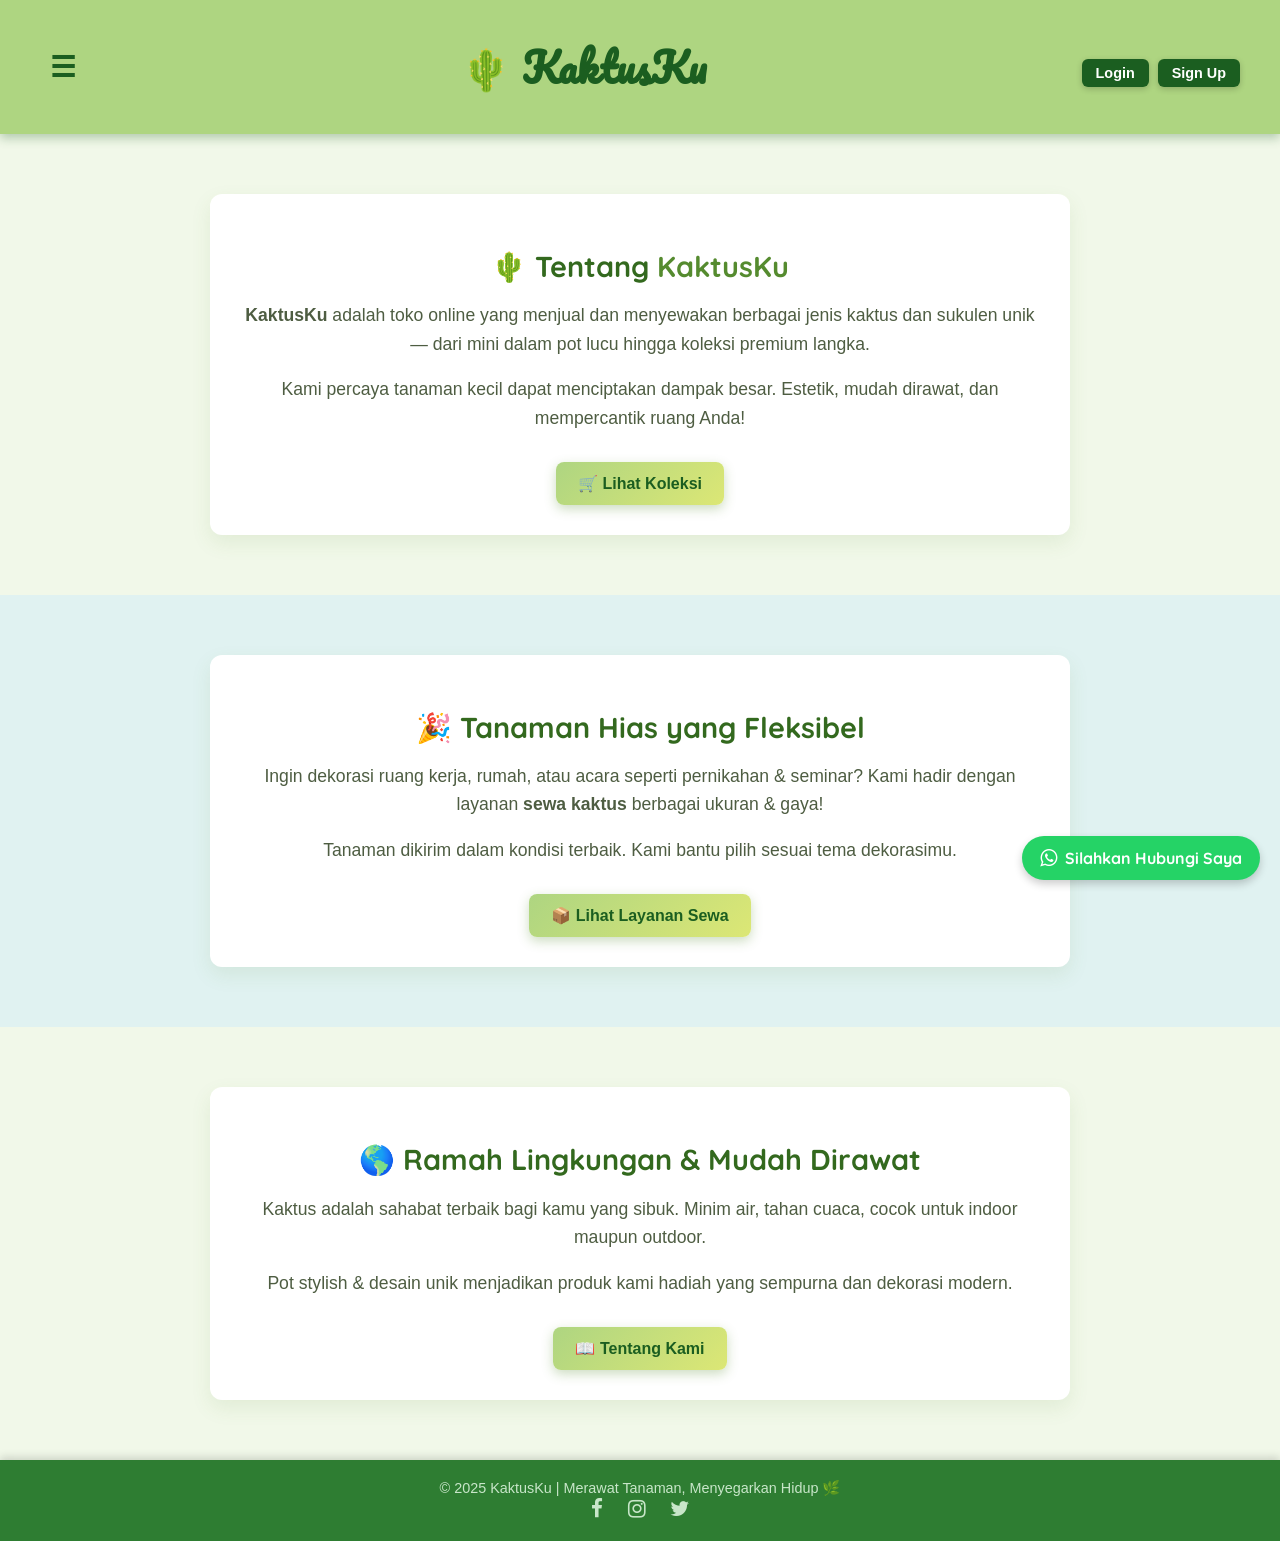
<file: KaktusKu V3.1/KaktusKu V3/KaktusKu V3/index.html>
<!DOCTYPE html>
<html lang="en">
  <head>
    <meta charset="UTF-8" />
    <meta name="viewport" content="width=device-width, initial-scale=1.0" />
    <title>Beranda</title>
    <link rel="stylesheet" href="style.css" />
    <link rel="stylesheet" href="kumpulan_css/side_menu.css" />
    <!-- Font Awesome CDN -->
    <link
      rel="stylesheet"
      href="https://cdnjs.cloudflare.com/ajax/libs/font-awesome/4.7.0/css/font-awesome.min.css"
    />

    <style>
      @import url("https://fonts.googleapis.com/css2?family=Merriweather:ital,opsz,wght@0,18..144,300..900;1,18..144,300..900&family=Pacifico&family=Quicksand:wght@300..700&display=swap");

      .logo {
        font-family: "Pacifico";
      }

      .title {
        font-family: "Quicksand";
      }
    </style>
  </head>

  <body>
    <header>
      <nav class="navbar">
        <div class="menu-icon" onclick="toggleMenu()">☰</div>
        <div class="logo">🌵 KaktusKu</div>
        <div class="auth-links">
          <a href="login.html">Login</a>
          <a href="signup.html">Sign Up</a>
        </div>
      </nav>

      <div id="side-menu" class="side-menu">
        <a href="index.html">Beranda</a>
        <a href="about.html">Tentang Kami</a>
        <a href="products.html">Produk</a>
        <a href="service.html">Service</a>
        <a href="contact.html">Kontak</a>
      </div>
    </header>

    <script>
      function toggleMenu() {
        const menu = document.getElementById("side-menu");
        menu.classList.toggle("open");
      }
    </script>
    <section class="info-section">
      <div class="card">
        <h2 class="title">
          🌵 Tentang <span style="color: #558b2f">KaktusKu</span>
        </h2>
        <p>
          <strong>KaktusKu</strong> adalah toko online yang menjual dan
          menyewakan berbagai jenis kaktus dan sukulen unik — dari mini dalam
          pot lucu hingga koleksi premium langka.
        </p>
        <p>
          Kami percaya tanaman kecil dapat menciptakan dampak besar. Estetik,
          mudah dirawat, dan mempercantik ruang Anda!
        </p>
        <a href="products.html" class="btn">🛒 Lihat Koleksi</a>
      </div>
    </section>

    <section class="info-section alt">
      <div class="card">
        <h2 class="title">🎉 Tanaman Hias yang Fleksibel</h2>
        <p>
          Ingin dekorasi ruang kerja, rumah, atau acara seperti pernikahan &
          seminar? Kami hadir dengan layanan
          <strong>sewa kaktus</strong> berbagai ukuran & gaya!
        </p>
        <p>
          Tanaman dikirim dalam kondisi terbaik. Kami bantu pilih sesuai tema
          dekorasimu.
        </p>
        <a href="service.html" class="btn">📦 Lihat Layanan Sewa</a>
      </div>
    </section>

    <section class="info-section">
      <div class="card">
        <h2 class="title">🌎 Ramah Lingkungan & Mudah Dirawat</h2>
        <p>
          Kaktus adalah sahabat terbaik bagi kamu yang sibuk. Minim air, tahan
          cuaca, cocok untuk indoor maupun outdoor.
        </p>
        <p>
          Pot stylish & desain unik menjadikan produk kami hadiah yang sempurna
          dan dekorasi modern.
        </p>
        <a href="about.html" class="btn">📖 Tentang Kami</a>
      </div>
    </section>
    <footer>
      <p>&copy; 2025 KaktusKu | Merawat Tanaman, Menyegarkan Hidup 🌿</p>
      <div class="social-icons">
        <a href="#"><i class="fa fa-facebook"></i></a>
        <a href="#"><i class="fa fa-instagram"></i></a>
        <a href="#"><i class="fa fa-twitter"></i></a>
      </div>
    </footer>

    <script>
      function toggleMenu() {
        const menu = document.getElementById("side-menu");
        menu.classList.toggle("open");
      }
    </script>

    <script>
      // Toggle menu saat ikon ☰ diklik
      function toggleMenu() {
        const menu = document.getElementById("side-menu");
        menu.classList.toggle("open");
      }

      // Menutup side menu jika klik di luar
      document.addEventListener("click", function (event) {
        const menu = document.getElementById("side-menu");
        const menuIcon = document.querySelector(".menu-icon");

        // Jika menu terbuka dan klik bukan di dalam menu atau ikon menu
        if (
          menu.classList.contains("open") &&
          !menu.contains(event.target) &&
          !menuIcon.contains(event.target)
        ) {
          menu.classList.remove("open");
        }
      });
    </script>

    <!-- Tes icon WA -->
    <a
      href="https://wa.me/6285769659417"
      class="whatsapp-float"
      target="_blank"
      rel="noopener"
    >
      <i class="fa fa-whatsapp"></i> Silahkan Hubungi Saya
    </a>
    <!-- Tes icon wa end -->
  </body>
</html>
</file>
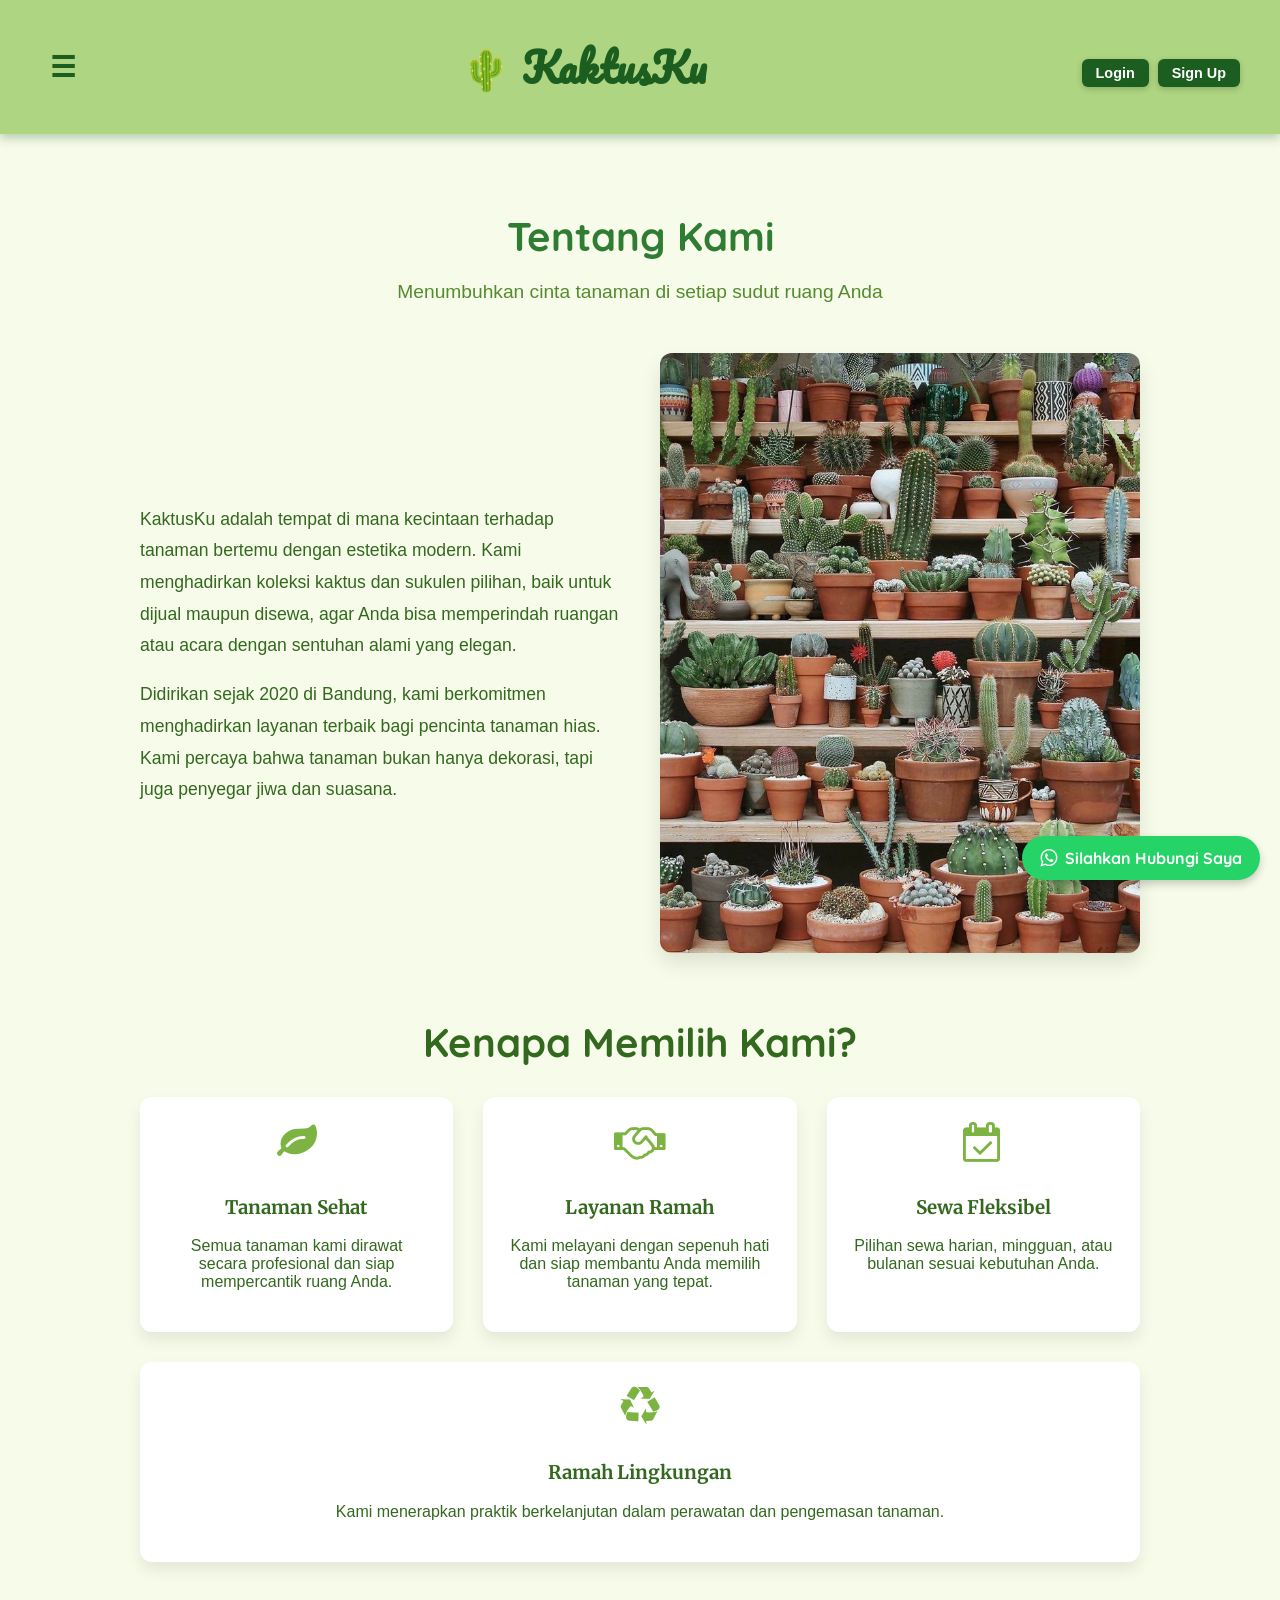
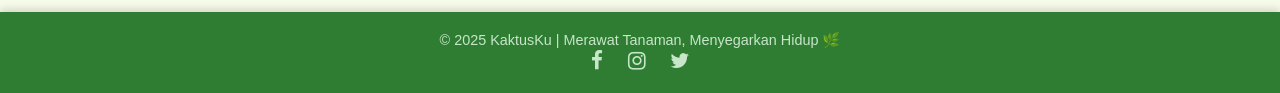
<file: KaktusKu V3.1/KaktusKu V3/KaktusKu V3/about.html>
<!DOCTYPE html>
<html lang="id">
  <head>
    <meta charset="UTF-8" />
    <meta name="viewport" content="width=device-width, initial-scale=1.0" />
    <title>Tentang Kami - KaktusKu</title>
    <link
      rel="stylesheet"
      href="https://cdnjs.cloudflare.com/ajax/libs/font-awesome/4.7.0/css/font-awesome.css"
    />
    <link rel="stylesheet" href="style.css" />
    <link rel="stylesheet" href="kumpulan_css/side_menu.css" />
    <link rel="stylesheet" href="kumpulan_css/animation.css" />

    <style>
      @import url("https://fonts.googleapis.com/css2?family=Merriweather:ital,opsz,wght@0,18..144,300..900;1,18..144,300..900&family=Pacifico&family=Quicksand:wght@300..700&display=swap");

      .logo {
        font-family: "Pacifico";
      }

      .about-title {
        font-family: "Quicksand";
      }

      .KMK {
        font-family: "Merriweather";
      }
    </style>
  </head>

  <body>
    <header>
      <nav class="navbar">
        <div class="menu-icon" onclick="toggleMenu()">☰</div>
        <div class="logo">🌵 KaktusKu</div>
        <div class="auth-links">
          <a href="login.html">Login</a>
          <a href="signup.html">Sign Up</a>
        </div>
      </nav>
      <div id="side-menu" class="side-menu">
        <a href="index.html">Beranda</a>
        <a href="about.html">Tentang Kami</a>
        <a href="products.html">Produk</a>
        <a href="service.html">Service</a>
        <a href="contact.html">Kontak</a>
      </div>
    </header>

    <div class="about-container page-enter">
      <h1 class="about-title">Tentang Kami</h1>
      <p class="about-subtitle">
        Menumbuhkan cinta tanaman di setiap sudut ruang Anda
      </p>

      <div class="about-content">
        <div class="about-text fade-stagger fade-delay-1">
          <p>
            KaktusKu adalah tempat di mana kecintaan terhadap tanaman bertemu
            dengan estetika modern. Kami menghadirkan koleksi kaktus dan sukulen
            pilihan, baik untuk dijual maupun disewa, agar Anda bisa memperindah
            ruangan atau acara dengan sentuhan alami yang elegan.
          </p>
          <p>
            Didirikan sejak 2020 di Bandung, kami berkomitmen menghadirkan
            layanan terbaik bagi pencinta tanaman hias. Kami percaya bahwa
            tanaman bukan hanya dekorasi, tapi juga penyegar jiwa dan suasana.
          </p>
        </div>
        <div class="about-image fade-stagger fade-delay-2">
          <img src="gambar/kaktus-banyak.jpg" alt="Toko Kaktus" />
        </div>
      </div>

      <div class="keunggulan">
        <h2 class="about-title">Kenapa Memilih Kami?</h2>
        <div class="keunggulan-list">
          <div class="keunggulan-item fade-stagger fade-delay-1">
            <i class="fa fa-leaf"></i>
            <h3 class="KMK">Tanaman Sehat</h3>
            <p>
              Semua tanaman kami dirawat secara profesional dan siap
              mempercantik ruang Anda.
            </p>
          </div>
          <div class="keunggulan-item fade-stagger fade-delay-2">
            <i class="fa fa-handshake-o"></i>
            <h3 class="KMK">Layanan Ramah</h3>
            <p>
              Kami melayani dengan sepenuh hati dan siap membantu Anda memilih
              tanaman yang tepat.
            </p>
          </div>
          <div class="keunggulan-item fade-stagger fade-delay-3">
            <i class="fa fa-calendar-check-o"></i>
            <h3 class="KMK">Sewa Fleksibel</h3>
            <p>
              Pilihan sewa harian, mingguan, atau bulanan sesuai kebutuhan Anda.
            </p>
          </div>
          <div class="keunggulan-item fade-stagger fade-delay-4">
            <i class="fa fa-recycle"></i>
            <h3 class="KMK">Ramah Lingkungan</h3>
            <p>
              Kami menerapkan praktik berkelanjutan dalam perawatan dan
              pengemasan tanaman.
            </p>
          </div>
        </div>
      </div>
    </div>

    <footer>
      <p>&copy; 2025 KaktusKu | Merawat Tanaman, Menyegarkan Hidup 🌿</p>
      <div class="social-icons">
        <a href="#"><i class="fa fa-facebook"></i></a>
        <a href="#"><i class="fa fa-instagram"></i></a>
        <a href="#"><i class="fa fa-twitter"></i></a>
      </div>
    </footer>

    <script>
      function toggleMenu() {
        const menu = document.getElementById("side-menu");
        menu.classList.toggle("open");
      }
    </script>

    <script>
      // Toggle menu saat ikon ☰ diklik
      function toggleMenu() {
        const menu = document.getElementById("side-menu");
        menu.classList.toggle("open");
      }

      // Menutup side menu jika klik di luar
      document.addEventListener("click", function (event) {
        const menu = document.getElementById("side-menu");
        const menuIcon = document.querySelector(".menu-icon");

        // Jika menu terbuka dan klik bukan di dalam menu atau ikon menu
        if (
          menu.classList.contains("open") &&
          !menu.contains(event.target) &&
          !menuIcon.contains(event.target)
        ) {
          menu.classList.remove("open");
        }
      });
    </script>

    <!-- Tes icon WA -->
    <a
      href="https://wa.me/6285769659417"
      class="whatsapp-float"
      target="_blank"
      rel="noopener"
    >
      <i class="fa fa-whatsapp"></i> Silahkan Hubungi Saya
    </a>
    <!-- Tes icon wa end -->
     
  </body>
</html>
</file>
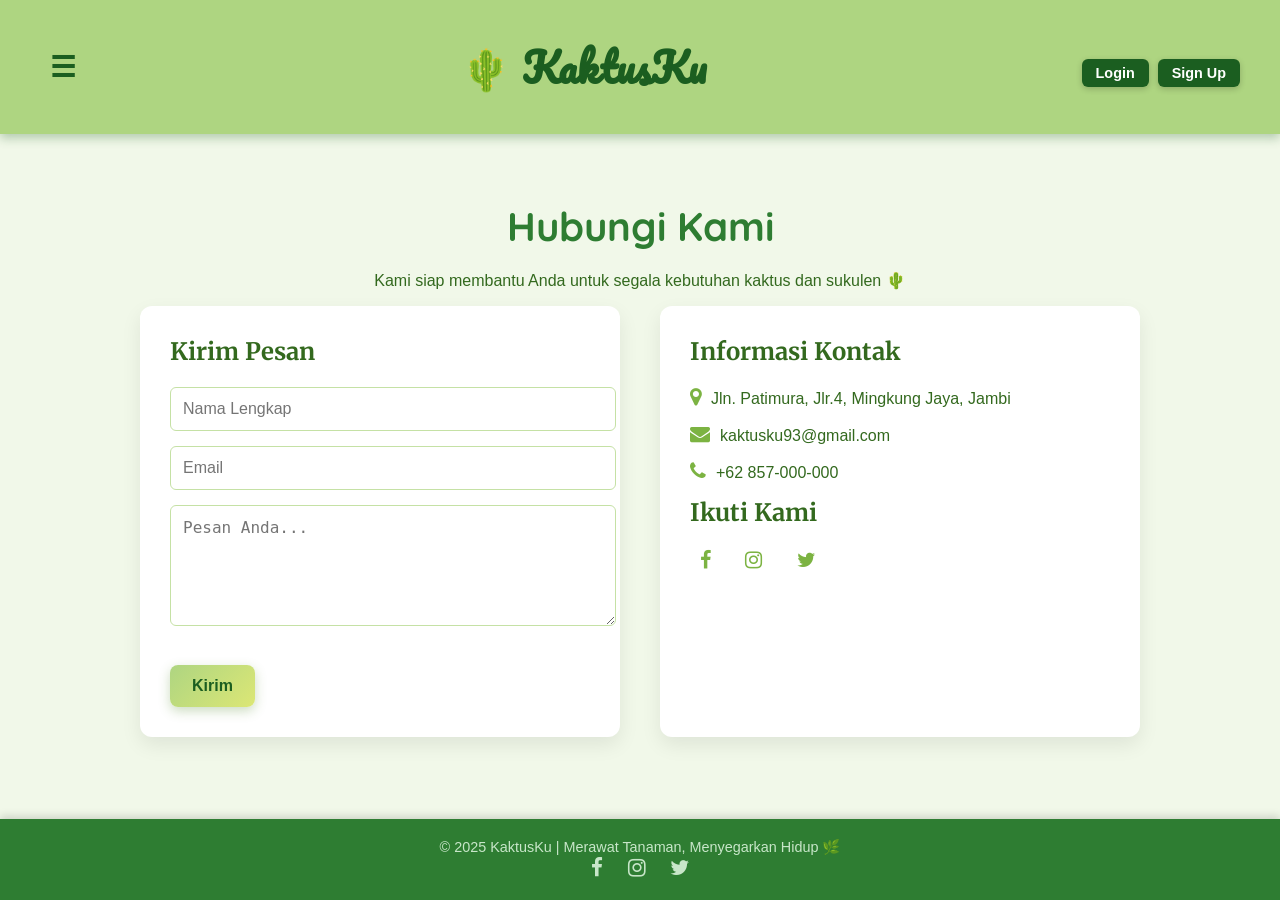
<file: KaktusKu V3.1/KaktusKu V3/KaktusKu V3/contact.html>
<!DOCTYPE html>
<html lang="id">
  <head>
    <meta charset="UTF-8" />
    <meta name="viewport" content="width=device-width, initial-scale=1.0" />
    <title>Kontak Kami - KaktusKu</title>
    <!-- Font Awesome -->
    <link
      rel="stylesheet"
      href="https://cdnjs.cloudflare.com/ajax/libs/font-awesome/4.7.0/css/font-awesome.min.css"
    />
    <!-- CSS Utama -->
    <link rel="stylesheet" href="style.css" />
    <link rel="stylesheet" href="kumpulan_css/side_menu.css" />
    <link rel="stylesheet" href="kumpulan_css/animation.css" />

    <style>
      @import url("https://fonts.googleapis.com/css2?family=Merriweather:ital,opsz,wght@0,18..144,300..900;1,18..144,300..900&family=Pacifico&family=Quicksand:wght@300..700&display=swap");

      .logo {
        font-family: "Pacifico";
      }

      .about-title {
        font-family: "Quicksand";
      }

      .KMK {
        font-family: "Merriweather";
      }
    </style>
  </head>

  <body>
    <header>
      <nav class="navbar">
        <div class="menu-icon" onclick="toggleMenu()">☰</div>
        <div class="logo">🌵 KaktusKu</div>
        <div class="auth-links">
          <a href="login.html">Login</a>
          <a href="signup.html">Sign Up</a>
        </div>
      </nav>
      <div id="side-menu" class="side-menu">
        <a href="index.html">Beranda</a>
        <a href="about.html">Tentang Kami</a>
        <a href="products.html">Produk</a>
        <a href="service.html">Service</a>
        <a href="contact.html">Kontak</a>
      </div>
    </header>

    <div class="kontak-container page-enter">
      <h1 style="text-align: center" class="about-title">Hubungi Kami</h1>
      <p style="text-align: center">
        Kami siap membantu Anda untuk segala kebutuhan kaktus dan sukulen 🌵
      </p>

      <div class="kontak-grid">
        <div class="kontak-form fade-stagger fade-delay-1_3">
          <h2 class="KMK">Kirim Pesan</h2>
          <form>
            <input type="text" placeholder="Nama Lengkap" required />
            <input type="email" placeholder="Email" required />
            <textarea rows="5" placeholder="Pesan Anda..." required></textarea>
            <button type="submit" class="btn">Kirim</button>
          </form>
        </div>

        <div class="kontak-info fade-stagger fade-delay-2_3">
          <h2 class="KMK">Informasi Kontak</h2>
          <p>
            <i class="fa fa-map-marker"></i>Jln. Patimura, Jlr.4, Mingkung Jaya,
            Jambi
          </p>
          <p><i class="fa fa-envelope"></i>kaktusku93@gmail.com</p>
          <p><i class="fa fa-phone"></i>+62 857-000-000</p>

          <h2 class="KMK">Ikuti Kami</h2>
          <div class="social-icons">
            <a href="#"><i class="fa fa-facebook"></i></a>
            <a href="#"><i class="fa fa-instagram"></i></a>
            <a href="#"><i class="fa fa-twitter"></i></a>
          </div>
        </div>
      </div>
    </div>

    <footer>
      <p>&copy; 2025 KaktusKu | Merawat Tanaman, Menyegarkan Hidup 🌿</p>
      <div class="social-icons">
        <a href="#"><i class="fa fa-facebook"></i></a>
        <a href="#"><i class="fa fa-instagram"></i></a>
        <a href="#"><i class="fa fa-twitter"></i></a>
      </div>
    </footer>

    <script>
      function toggleMenu() {
        const menu = document.getElementById("side-menu");
        menu.classList.toggle("open");
      }
    </script>

    <script>
      // Toggle menu saat ikon ☰ diklik
      function toggleMenu() {
        const menu = document.getElementById("side-menu");
        menu.classList.toggle("open");
      }

      // Menutup side menu jika klik di luar
      document.addEventListener("click", function (event) {
        const menu = document.getElementById("side-menu");
        const menuIcon = document.querySelector(".menu-icon");

        // Jika menu terbuka dan klik bukan di dalam menu atau ikon menu
        if (
          menu.classList.contains("open") &&
          !menu.contains(event.target) &&
          !menuIcon.contains(event.target)
        ) {
          menu.classList.remove("open");
        }
      });
    </script>

    <style>
      body,
      html {
        margin: 0;
        padding: 0;
        font-family: "Segoe UI", sans-serif;
        background-color: #f1f8e9;
        color: #33691e;
        display: flex;
        flex-direction: column;
        min-height: 100vh;
      }
    </style>
  </body>
</html>
</file>
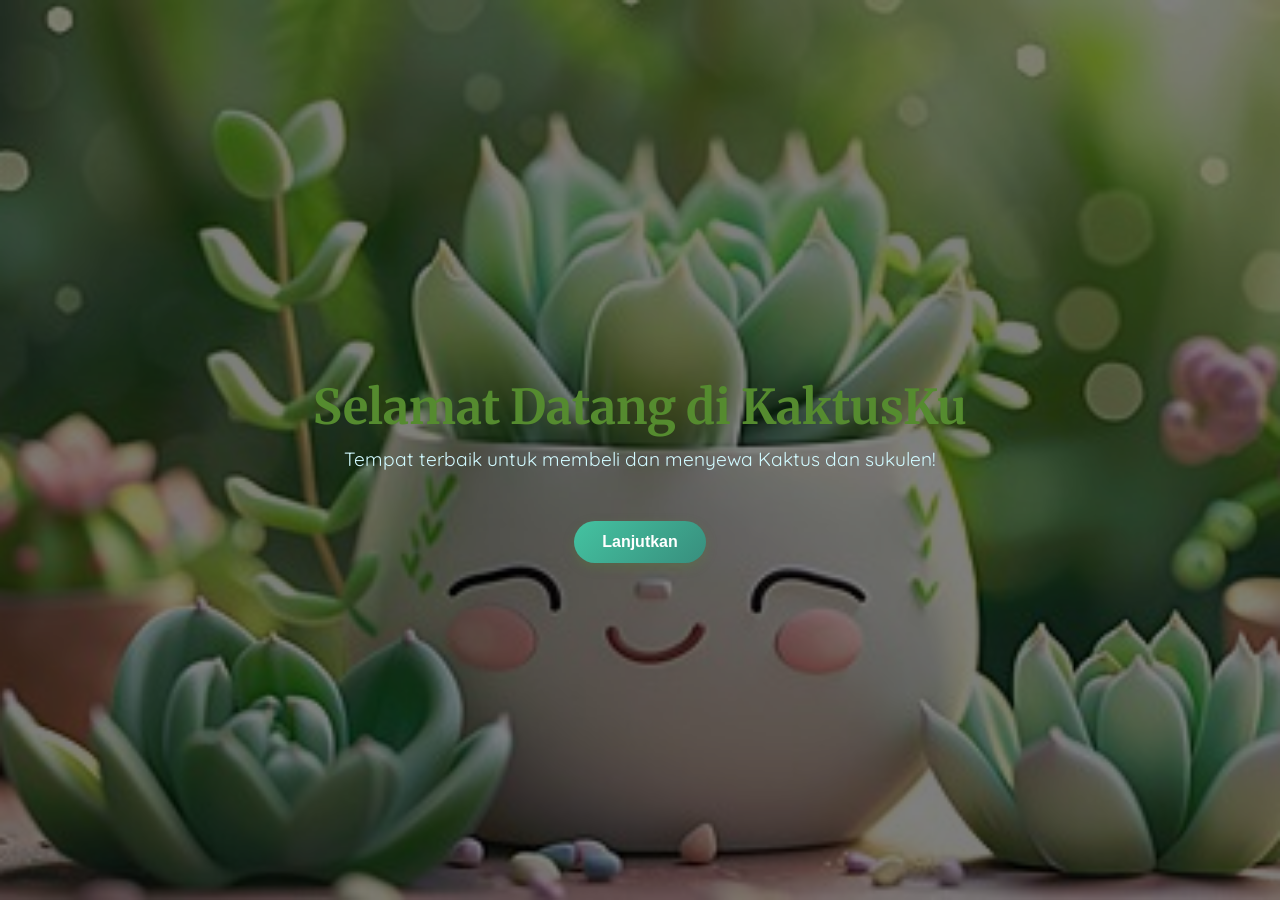
<file: KaktusKu V3.1/KaktusKu V3/KaktusKu V3/intro.html>
<!DOCTYPE html>
<html lang="id">

<head>
  <meta charset="UTF-8" />
  <meta name="viewport" content="width=device-width, initial-scale=1.0" />
  <title>Halaman Awal</title>
  <link rel="stylesheet" href="style.css">

  <style>
        @import url('https://fonts.googleapis.com/css2?family=Merriweather:ital,opsz,wght@0,18..144,300..900;1,18..144,300..900&family=Pacifico&family=Quicksand:wght@300..700&display=swap');

        .logo {
            font-family: "Pacifico";
        }

        .about-title {
            font-family: "Quicksand";
        }

        .KMK {
            font-family: "Merriweather";
        }
    </style>
</head>

<body>

  <section class="bgkaktusku">
    <div class="bgkaktusku-content">
      <h1 class="KMK">Selamat Datang di KaktusKu</h1>
      <p class="about-title">Tempat terbaik untuk membeli dan menyewa Kaktus dan sukulen!</p>
      <a href="index.html" class="btn">Lanjutkan</a>
    </div>
  </section>

</body>

</html>
</file>
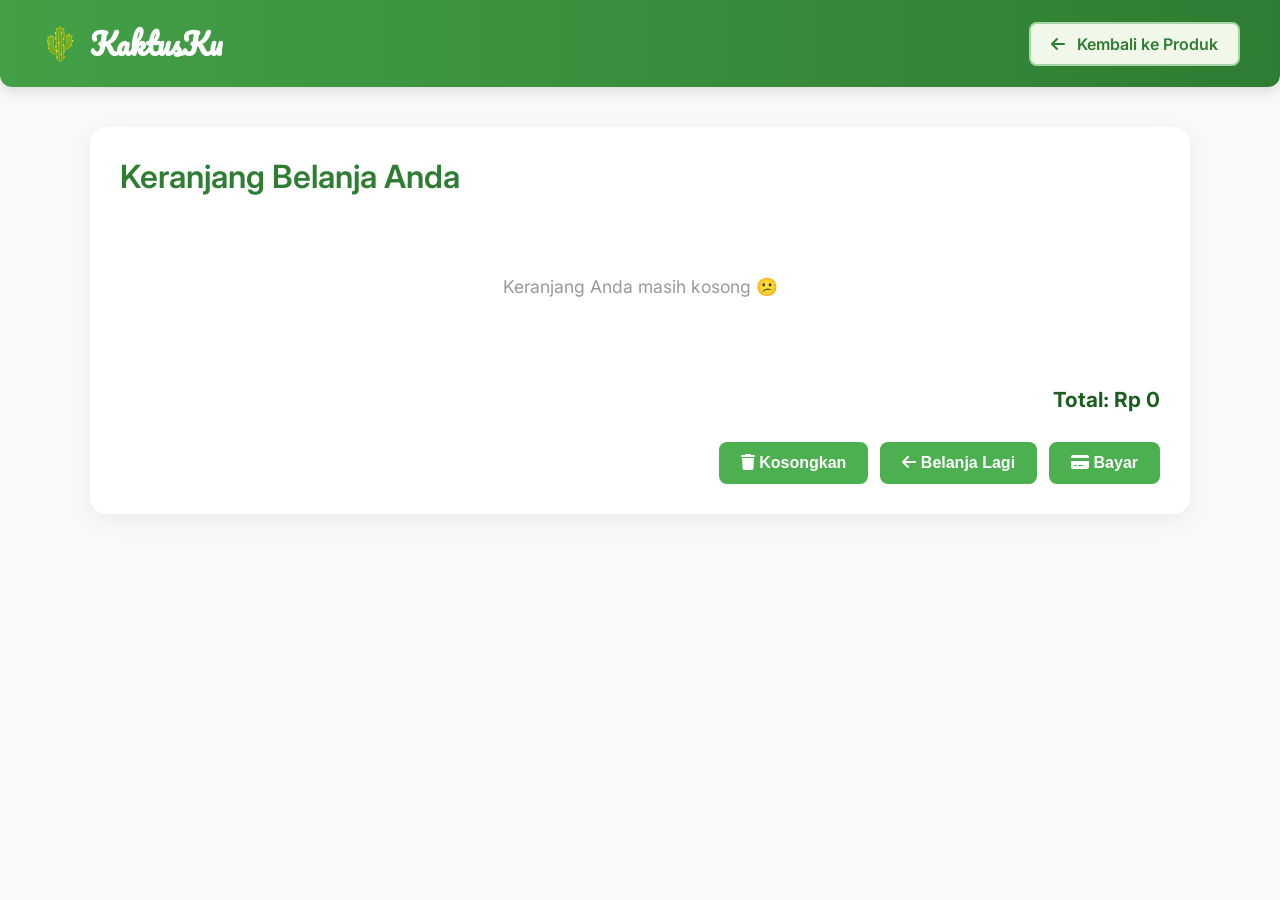
<file: KaktusKu V3.1/KaktusKu V3/KaktusKu V3/keranjang.html>
<!DOCTYPE html>
<html lang="id">

<head>
    <meta charset="UTF-8" />
    <meta name="viewport" content="width=device-width, initial-scale=1.0" />
    <title>Keranjang - KaktusKu</title>
    <link rel="stylesheet" href="https://cdnjs.cloudflare.com/ajax/libs/font-awesome/6.5.0/css/all.min.css" />
    <link
        href="https://fonts.googleapis.com/css2?family=Inter:wght@400;600;700&family=Pacifico&family=Quicksand:wght@400;600;700&display=swap"
        rel="stylesheet">
    <link rel="stylesheet" href="kumpulan_css/keranjang.css">
</head>

<body>
    <header class="header">
        <div class="logo-area">
            <span class="logo-icon">🌵</span>
            <span class="logo-text">KaktusKu</span>
        </div>
        <a href="products.html" class="back-button">
            <i class="fa fa-arrow-left"></i> Kembali ke Produk
        </a>
    </header>


    <div class="cart-container">
        <div class="cart-title">Keranjang Belanja Anda</div>
        <div id="cart-items"></div>
        <div class="total-harga" id="total-harga">Total: Rp 0</div>
        <div class="cart-actions">
            <button onclick="clearCart()"><i class="fa fa-trash"></i> Kosongkan</button>
            <button onclick="window.location.href='products.html'"><i class="fa fa-arrow-left"></i> Belanja
                Lagi</button>
            <button onclick="bayar()"><i class="fa fa-credit-card"></i> Bayar</button>
        </div>
    </div>

    <script>
        function loadCart() {
            const cart = JSON.parse(localStorage.getItem("keranjang")) || [];
            const container = document.getElementById("cart-items");
            const totalEl = document.getElementById("total-harga");
            container.innerHTML = "";
            if (cart.length === 0) {
                container.innerHTML = "<div class='empty'>Keranjang Anda masih kosong 😕</div>";
                totalEl.textContent = "Total: Rp 0";
                return;
            }
            let total = 0;
            cart.forEach(item => {
                const itemEl = document.createElement("div");
                itemEl.className = "cart-item";
                itemEl.innerHTML = `
          <img src="${item.gambar}" alt="${item.nama}" />
          <div class="cart-info">
            <h4>${item.nama}</h4>
            <p>Status: ${item.tipe}</p>
            <p>Harga: Rp ${item.harga.toLocaleString()}</p>
          </div>
        `;
                container.appendChild(itemEl);
                total += item.harga;
            });
            totalEl.textContent = "Total: Rp " + total.toLocaleString();
        }

        function clearCart() {
            if (confirm("Yakin ingin mengosongkan keranjang?")) {
                localStorage.removeItem("keranjang");
                loadCart();
            }
        }

        function bayar() {
            window.location.href = "pembayaran.html";
        }


        window.onload = loadCart;
    </script>
</body>

</html>
</file>
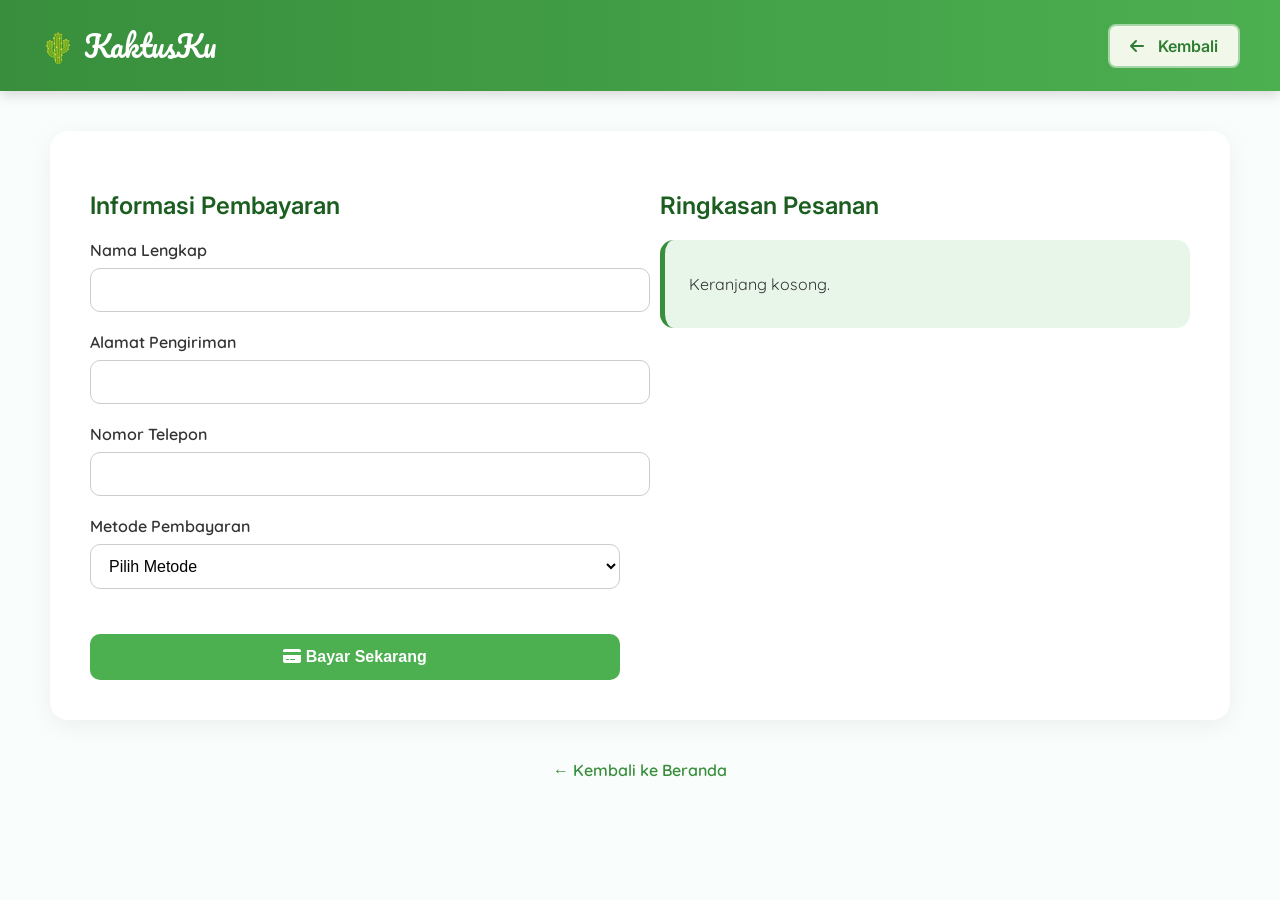
<file: KaktusKu V3.1/KaktusKu V3/KaktusKu V3/pembayaran.html>
<!DOCTYPE html>
<html lang="id">

<head>
    <meta charset="UTF-8" />
    <meta name="viewport" content="width=device-width, initial-scale=1.0" />
    <title>Pembayaran - KaktusKu</title>
    <link rel="stylesheet" href="kumpulan_css/pembayaran.css">
    <link
        href="https://fonts.googleapis.com/css2?family=Inter:wght@400;600&family=Pacifico&family=Quicksand&display=swap"
        rel="stylesheet" />
    <link rel="stylesheet" href="https://cdnjs.cloudflare.com/ajax/libs/font-awesome/6.5.0/css/all.min.css" />

</head>

<body>
    <header>
        <div class="header-logo">🌵 KaktusKu</div>
        <a href="keranjang.html" class="btn-kembali-navbar">
            <i class="fa fa-arrow-left"></i> Kembali
        </a>
    </header>


    <div class="container">
        <!-- Form Pembayaran -->
        <div class="form-section">
            <h2>Informasi Pembayaran</h2>
            <form onsubmit="submitPembayaran(event)">
                <div class="form-group">
                    <label>Nama Lengkap</label>
                    <input type="text" id="nama" required />
                </div>
                <div class="form-group">
                    <label>Alamat Pengiriman</label>
                    <input type="text" id="alamat" required />
                </div>
                <div class="form-group">
                    <label>Nomor Telepon</label>
                    <input type="tel" id="telepon" required />
                </div>
                <div class="form-group">
                    <label>Metode Pembayaran</label>
                    <select id="metode" required>
                        <option value="">Pilih Metode</option>
                        <option value="transfer">Transfer Bank</option>
                        <option value="cod">Bayar di Tempat (COD)</option>
                        <option value="qris">QRIS</option>
                    </select>
                </div>
                <button type="submit" class="btn"><i class="fa fa-credit-card"></i> Bayar Sekarang</button>
            </form>
        </div>

        <!-- Ringkasan Pesanan -->
        <div class="summary-section">
            <h2>Ringkasan Pesanan</h2>
            <div class="summary-box" id="ringkasan"></div>
        </div>
    </div>

    <div class="back-link">
        <a href="index.html">← Kembali ke Beranda</a>
    </div>

    <script>
        function tampilkanRingkasan() {
            const keranjang = JSON.parse(localStorage.getItem("keranjang")) || [];
            const box = document.getElementById("ringkasan");
            if (keranjang.length === 0) {
                box.innerHTML = "<p>Keranjang kosong.</p>";
                return;
            }

            let total = 0;
            let isi = keranjang.map(item => {
                total += item.harga;
                return `<p>🪴 ${item.nama} - Rp ${item.harga.toLocaleString()}</p>`;
            }).join("");

            isi += `<div class="total">Total: Rp ${total.toLocaleString()}</div>`;
            box.innerHTML = isi;
        }

        function submitPembayaran(e) {
            e.preventDefault();
            const nama = document.getElementById("nama").value;
            alert(`Terima kasih, ${nama}! Pembayaran berhasil.`);
            localStorage.removeItem("keranjang");
            window.location.href = "sukses.html";
        }

        window.onload = tampilkanRingkasan;
    </script>
</body>

</html>
</file>
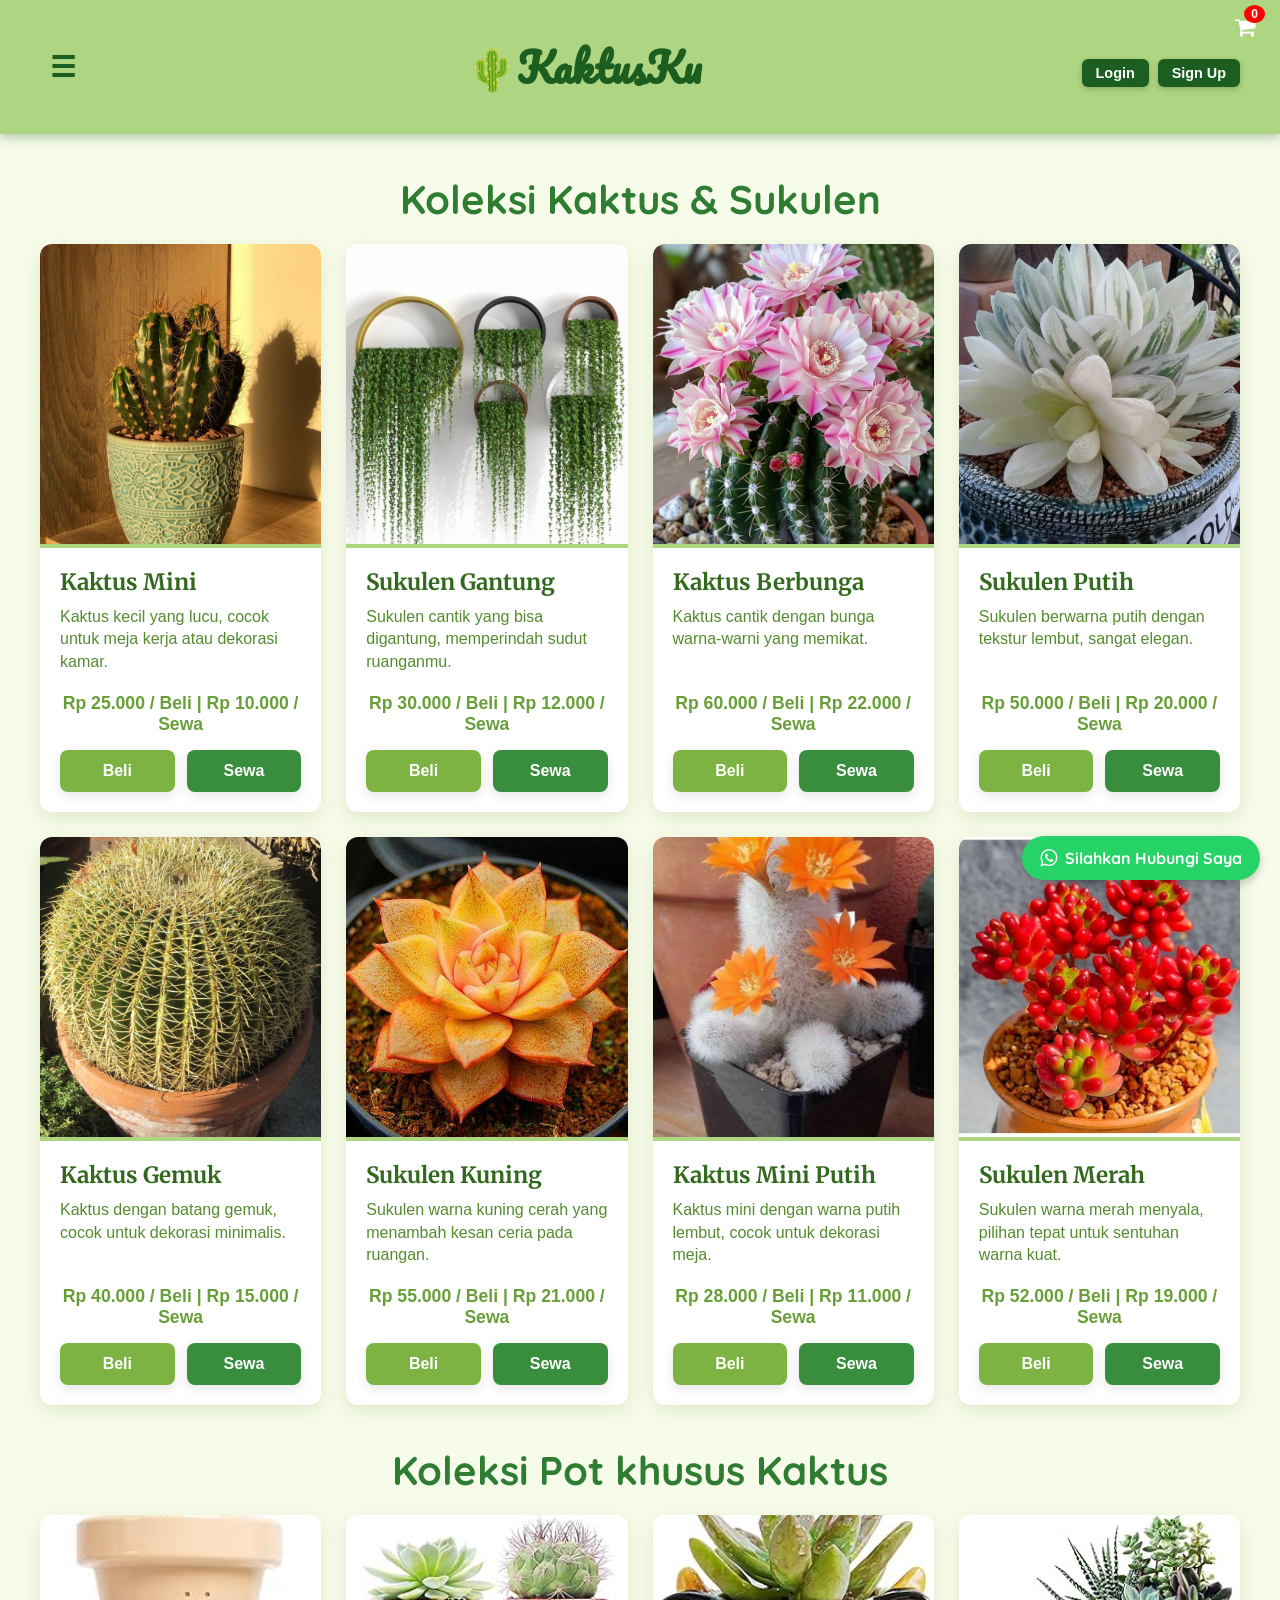
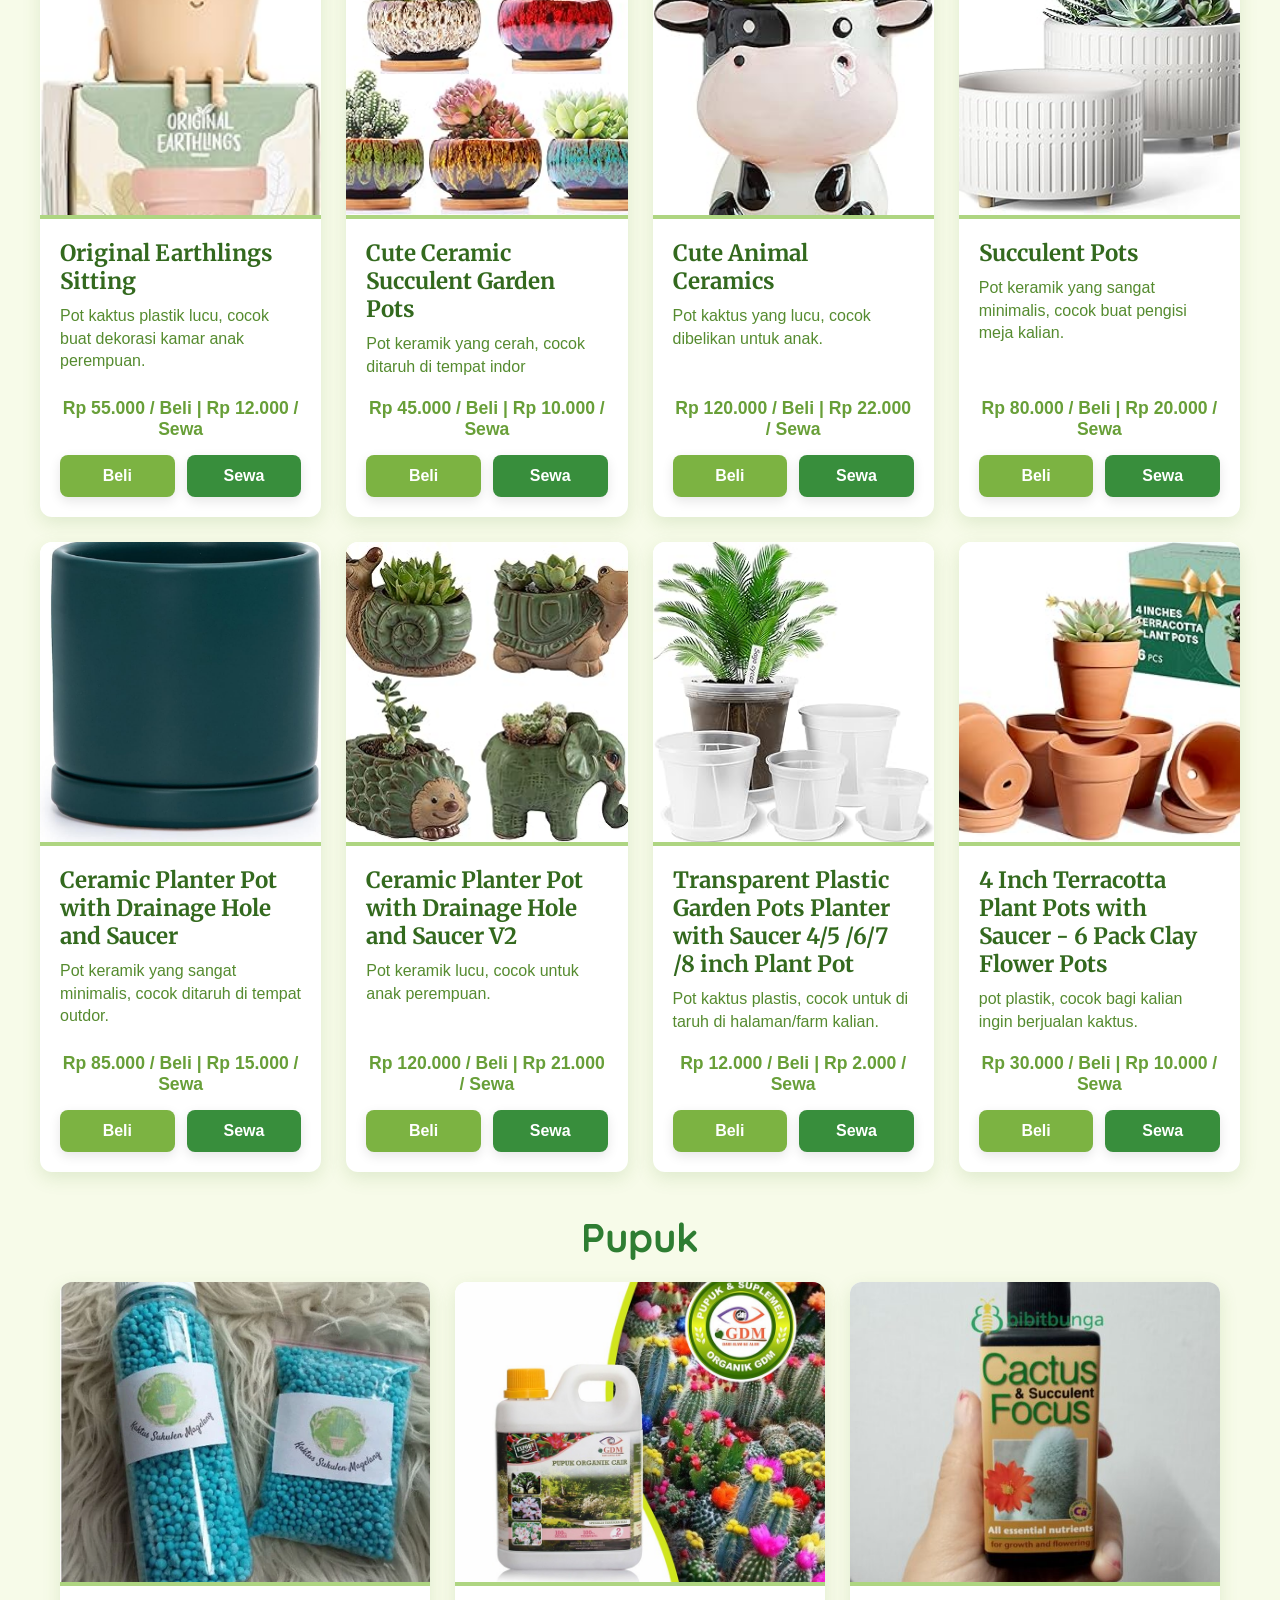
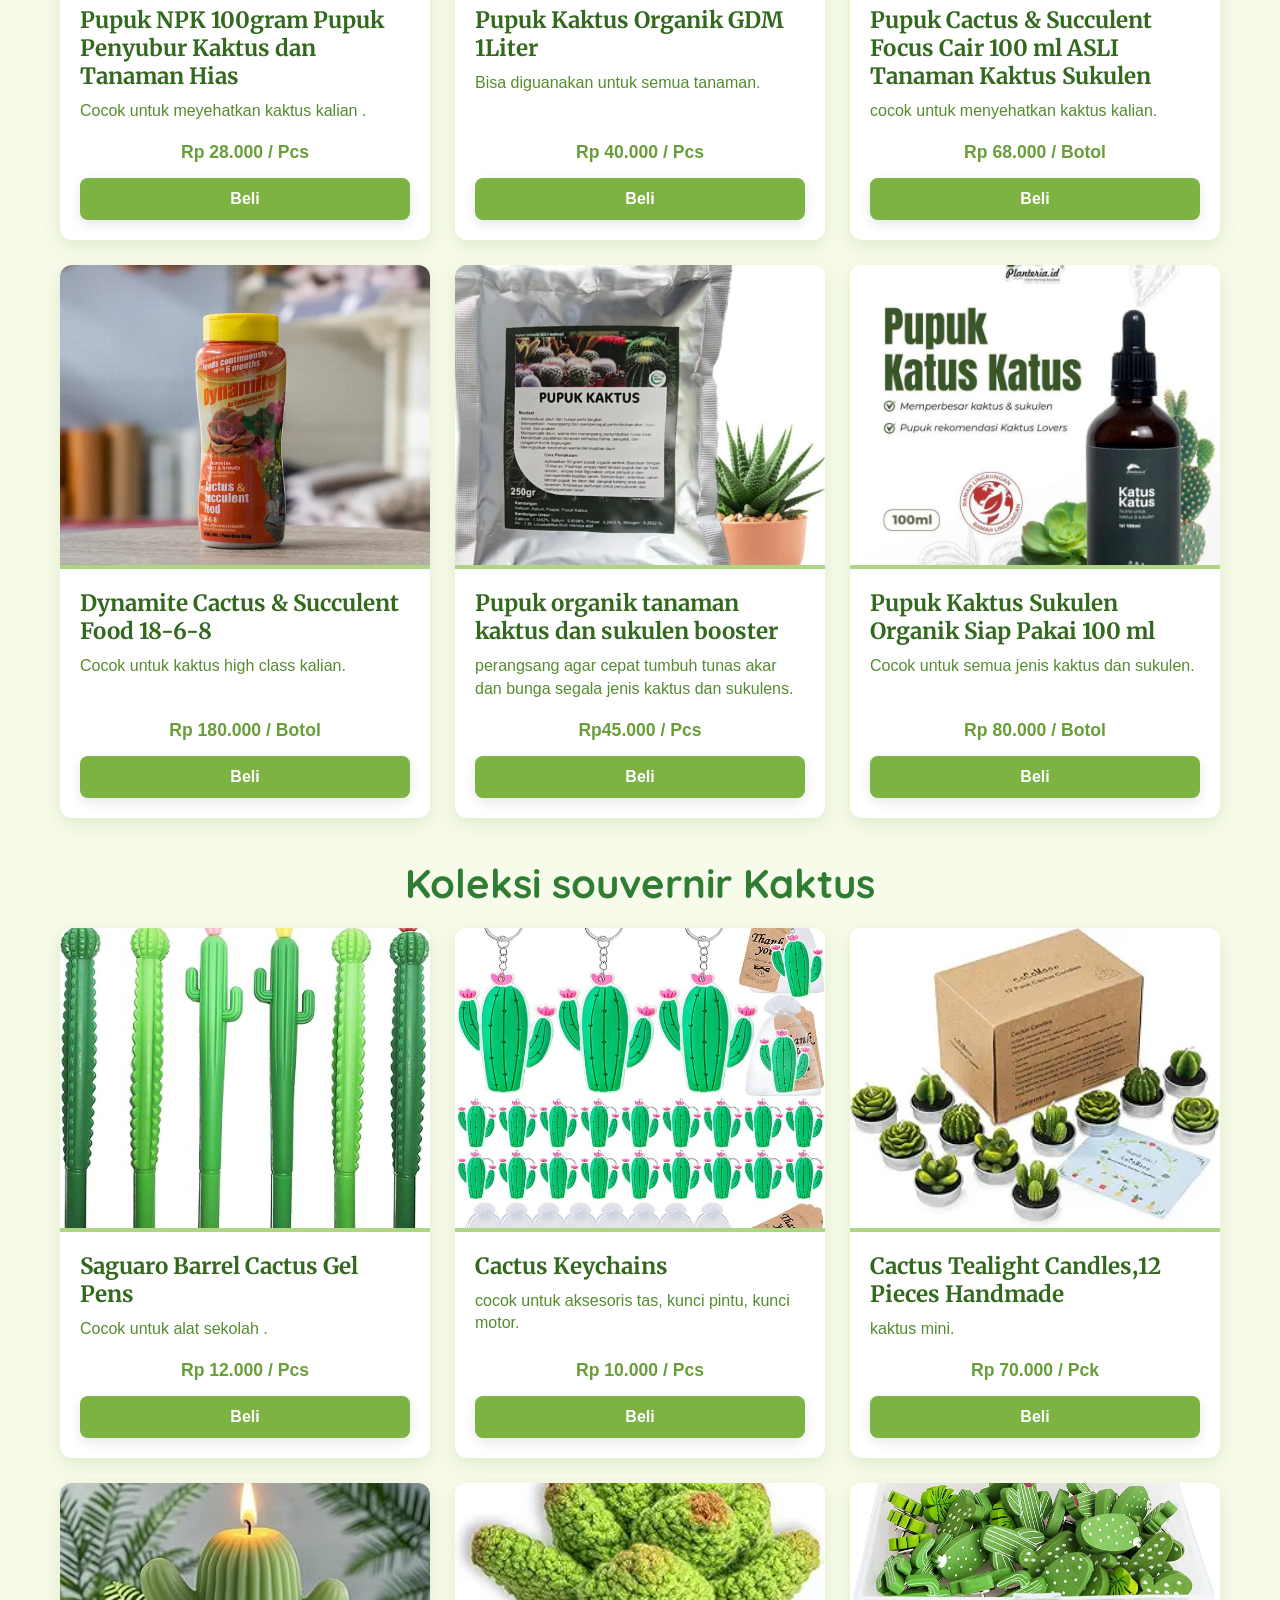
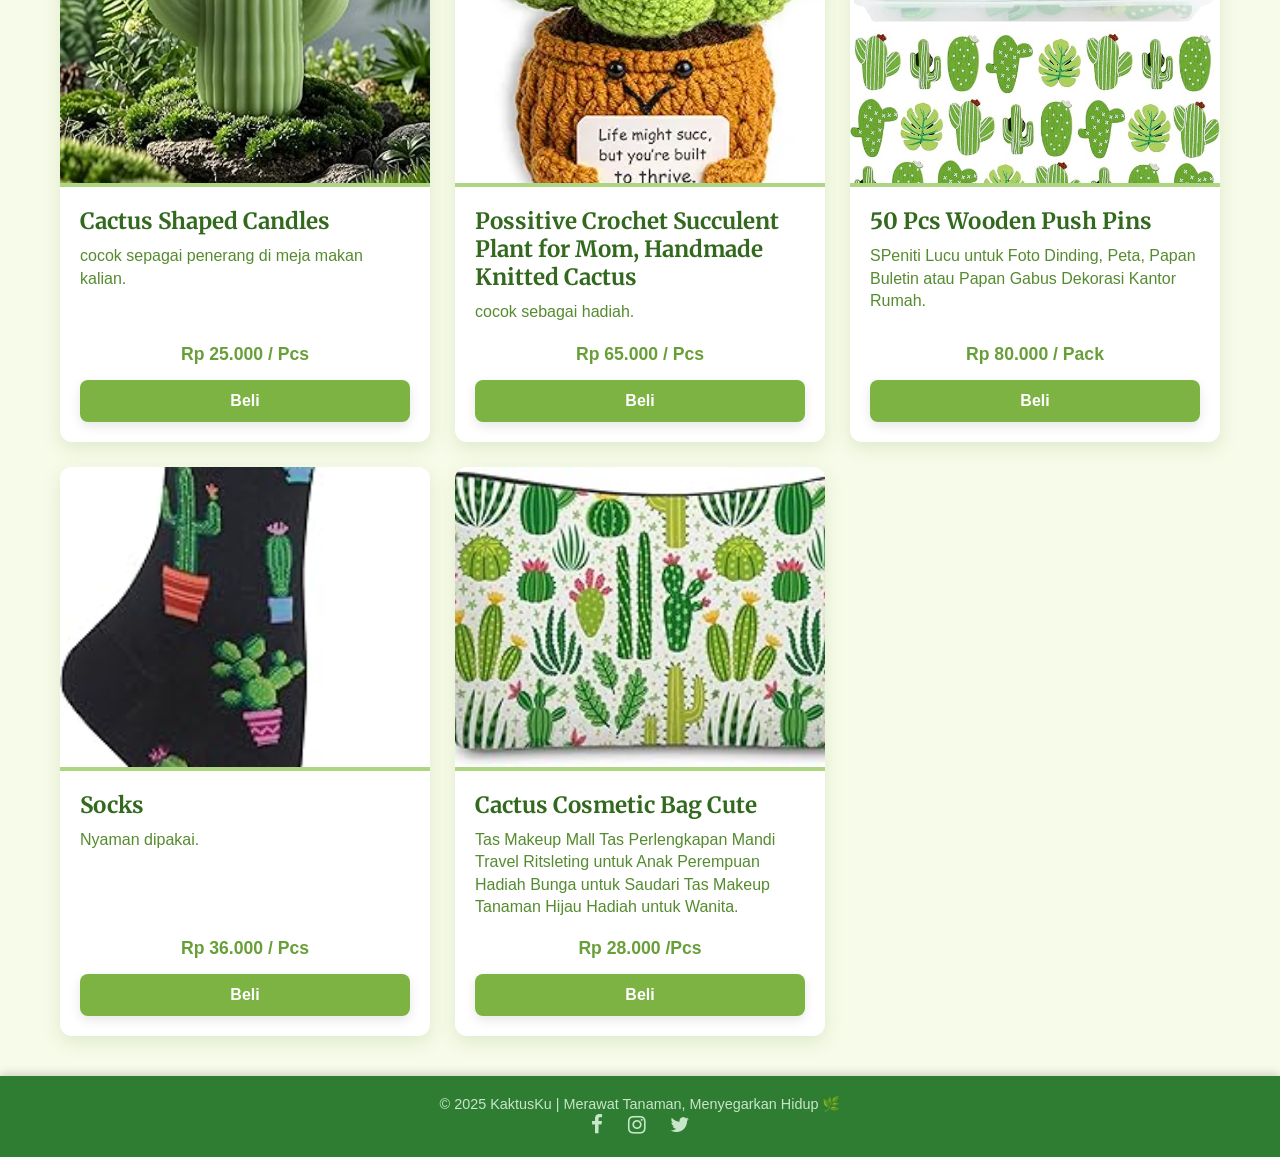
<file: KaktusKu V3.1/KaktusKu V3/KaktusKu V3/products.html>
<!DOCTYPE html>
<html lang="id">

<head>
    <meta charset="UTF-8" />
    <meta name="viewport" content="width=device-width, initial-scale=1" />
    <title>Produk KaktusKu</title>
    <link rel="stylesheet" href="style.css">
    <link rel="stylesheet" href="kumpulan_css/side_menu.css">
    <link rel="stylesheet" href="kumpulan_css/animation.css">
    <!-- Font Awesome CDN -->
    <link rel="stylesheet" href="https://cdnjs.cloudflare.com/ajax/libs/font-awesome/4.7.0/css/font-awesome.min.css">

    <style>
        @import url('https://fonts.googleapis.com/css2?family=Merriweather:ital,opsz,wght@0,18..144,300..900;1,18..144,300..900&family=Pacifico&family=Quicksand:wght@300..700&display=swap');

        .logo {
            font-family: "Pacifico";
        }

        .about-title {
            font-family: "Quicksand";
        }

        .KMK {
            font-family: "Merriweather";
        }
    </style>
</head>

<body>
    <header>
        <nav class="navbar">
            <div class="menu-icon" onclick="toggleMenu()">☰</div>
            <div class="logo">🌵KaktusKu</div>
            <a href="keranjang.html" class="cart-icon">
                <i class="fa fa-shopping-cart"></i>
                <span id="cart-count" class="cart-count">0</span>
            </a>
            <div class="auth-links">
                <a href="login.html">Login</a>
                <a href="signup.html">Sign Up</a>
            </div>
        </nav>

        <div id="side-menu" class="side-menu">
            <a href="index.html">Beranda</a>
            <a href="about.html">Tentang Kami</a>
            <a href="products.html">Produk</a>
            <a href="service.html">Service</a>
            <a href="contact.html">Kontak</a>
        </div>
    </header>

    <script>
        function toggleMenu() {
            const menu = document.getElementById("side-menu");
            menu.classList.toggle("open");
        }
    </script>
    <main>
        <h1 class="about-title">Koleksi Kaktus & Sukulen</h1>
        <div class="produk-grid">

            <article class="produk-card">
                <img src="gambar/kaktus-mini.jpg" alt="Kaktus Mini" class="produk-img" />
                <div class="produk-info">
                    <h3 class="KMK">Kaktus Mini</h3>
                    <p>Kaktus kecil yang lucu, cocok untuk meja kerja atau dekorasi kamar.</p>
                    <div class="harga">Rp 25.000 / Beli | Rp 10.000 / Sewa</div>
                    <div class="btn-group">
                        <button class="btn-beli"
                            onclick="tambahKeKeranjang('Kaktus Mini', 25000, 'beli', 'gambar/kaktus-mini.jpg')">Beli</button>
                        <button class="btn-sewa"
                            onclick="tambahKeKeranjang('Kaktus Mini', 10000, 'sewa', 'gambar/kaktus-mini.jpg')">Sewa</button>
                    </div>
                </div>
            </article>

            <article class="produk-card">
                <img src="gambar/sukulen-gantung.jpg" alt="Sukulen Gantung" class="produk-img" />
                <div class="produk-info">
                    <h3 class="KMK">Sukulen Gantung</h3>
                    <p>Sukulen cantik yang bisa digantung, memperindah sudut ruanganmu.</p>
                    <div class="harga">Rp 30.000 / Beli | Rp 12.000 / Sewa</div>
                    <div class="btn-group">
                        <button class="btn-beli"
                            onclick="tambahKeKeranjang('Sukulen Gantung', 30000, 'beli', 'gambar/sukulen-gantung.jpg')">Beli</button>
                        <button class="btn-sewa"
                            onclick="tambahKeKeranjang('Sukulen Gantung', 12000, 'sewa', 'gambar/sukulen-gantung.jpg')">Sewa</button>

                    </div>
                </div>
            </article>

            <article class="produk-card">
                <img src="gambar/kaktus-berbunga.jpg" alt="Kaktus Berbunga" class="produk-img" />
                <div class="produk-info">
                    <h3 class="KMK">Kaktus Berbunga</h3>
                    <p>Kaktus cantik dengan bunga warna-warni yang memikat.</p>
                    <div class="harga">Rp 60.000 / Beli | Rp 22.000 / Sewa</div>
                    <div class="btn-group">
                        <button class="btn-beli"
                            onclick="tambahKeKeranjang('Kaktus Berbunga', 60000, 'beli', 'gambar/kaktus-berbunga.jpg')">Beli</button>
                        <button class="btn-sewa"
                            onclick="tambahKeKeranjang('Kaktus Berbunga', 22000, 'sewa', 'gambar/kaktus-berbunga.jpg')">Sewa</button>

                    </div>
                </div>
            </article>

            <article class="produk-card">
                <img src="gambar/sukulen-putih.jpg" alt="Sukulen Putih" class="produk-img" />
                <div class="produk-info">
                    <h3 class="KMK">Sukulen Putih</h3>
                    <p>Sukulen berwarna putih dengan tekstur lembut, sangat elegan.</p>
                    <div class="harga">Rp 50.000 / Beli | Rp 20.000 / Sewa</div>
                    <div class="btn-group">
                        <button class="btn-beli"
                            onclick="tambahKeKeranjang('Sukulen Putih', 50000, 'beli', 'gambar/sukulen-putih.jpg')">Beli</button>
                        <button class="btn-sewa"
                            onclick="tambahKeKeranjang('Sukulen Putih', 20000, 'sewa', 'gambar/sukulen-putih.jpg')">Sewa</button>

                    </div>
                </div>
            </article>

            <article class="produk-card">
                <img src="gambar/kaktus-gemuk.jpg" alt="Kaktus Gemuk" class="produk-img" />
                <div class="produk-info">
                    <h3 class="KMK">Kaktus Gemuk</h3>
                    <p>Kaktus dengan batang gemuk, cocok untuk dekorasi minimalis.</p>
                    <div class="harga">Rp 40.000 / Beli | Rp 15.000 / Sewa</div>
                    <div class="btn-group">
                        <button class="btn-beli"
                            onclick="tambahKeKeranjang('Kaktus Gemuk', 40000, 'beli', 'gambar/kaktus-gemuk.jpg')">Beli</button>
                        <button class="btn-sewa"
                            onclick="tambahKeKeranjang('Kaktus Gemuk', 15000, 'sewa', 'gambar/kaktus-gemuk.jpg')">Sewa</button>

                    </div>
                </div>
            </article>

            <article class="produk-card">
                <img src="gambar/sukulen-kuning.jpg" alt="Sukulen Kuning" class="produk-img" />
                <div class="produk-info">
                    <h3 class="KMK">Sukulen Kuning</h3>
                    <p>Sukulen warna kuning cerah yang menambah kesan ceria pada ruangan.</p>
                    <div class="harga">Rp 55.000 / Beli | Rp 21.000 / Sewa</div>
                    <div class="btn-group">
                        <button class="btn-beli"
                            onclick="tambahKeKeranjang('Sukulen Kuning', 55000, 'beli', 'gambar/sukulen-kuning.jpg')">Beli</button>
                        <button class="btn-sewa"
                            onclick="tambahKeKeranjang('Sukulen Gantung', 21000, 'sewa', 'gambar/sukulen-kuning.jpg')">Sewa</button>
                    </div>
                </div>
            </article>

            <article class="produk-card">
                <img src="gambar/kaktus-mini-putih.jpg" alt="Kaktus Mini Putih" class="produk-img" />
                <div class="produk-info">
                    <h3 class="KMK">Kaktus Mini Putih</h3>
                    <p>Kaktus mini dengan warna putih lembut, cocok untuk dekorasi meja.</p>
                    <div class="harga">Rp 28.000 / Beli | Rp 11.000 / Sewa</div>
                    <div class="btn-group">
                        <button class="btn-beli"
                            onclick="tambahKeKeranjang('Kaktus Mini Putih', 28000, 'beli', 'gambar/kaktus-mini-putih.jpg')">Beli</button>
                        <button class="btn-sewa"
                            onclick="tambahKeKeranjang('Kaktus Mini Putih', 11000, 'sewa', 'gambar/kaktus-mini-putih.jpg')">Sewa</button>
                    </div>
                </div>
            </article>

            <article class="produk-card">
                <img src="gambar/sukulen-merah.jpg" alt="Sukulen Merah" class="produk-img" />
                <div class="produk-info">
                    <h3 class="KMK">Sukulen Merah</h3>
                    <p>Sukulen warna merah menyala, pilihan tepat untuk sentuhan warna kuat.</p>
                    <div class="harga">Rp 52.000 / Beli | Rp 19.000 / Sewa</div>
                    <div class="btn-group">
                        <button class="btn-beli"
                            onclick="tambahKeKeranjang('Sukulen Merah', 52000, 'beli', 'gambar/sukulen-merah.jpg')">Beli</button>
                        <button class="btn-sewa"
                            onclick="tambahKeKeranjang('Sukulen Merah', 19000, 'sewa', 'gambar/sukulen-merah.jpg')">Sewa</button>
                    </div>
                </div>
            </article>

        </div>
        </div>
    </main>

    <main>
        <h1 class="about-title">Koleksi Pot khusus Kaktus</h1>
        <div class="produk-grid">

            <article class="produk-card">
                <img src="gambar/pot kaktus 9.jpg" alt="Pot kaktus 9" class="produk-img" />
                <div class="produk-info">
                    <h3 class="KMK">Original Earthlings Sitting </h3>
                    <p>Pot kaktus plastik lucu, cocok buat dekorasi kamar anak perempuan.</p>
                    <div class="harga">Rp 55.000 / Beli | Rp 12.000 / Sewa</div>
                    <div class="btn-group">
                        <button class="btn-beli"
                            onclick="tambahKeKeranjang('Original Earthlings Sitting', 55000, 'beli', 'gambar/pot kaktus 9.jpg')">Beli</button>
                        <button class="btn-sewa"
                            onclick="tambahKeKeranjang('Original Earthlings Sitting', 12000, 'sewa', 'gambar/pot kaktus 9.jpg')">Sewa</button>
                    </div>
                </div>
            </article>

            <article class="produk-card">
                <img src="gambar/pot kaktus 2.jpg" alt="Pot Katus 2" class="produk-img" />
                <div class="produk-info">
                    <h3 class="KMK">Cute Ceramic Succulent Garden Pots</h3>
                    <p>Pot keramik yang cerah, cocok ditaruh di tempat indor</p>
                    <div class="harga">Rp 45.000 / Beli | Rp 10.000 / Sewa</div>
                    <div class="btn-group">
                        <button class="btn-beli"
                            onclick="tambahKeKeranjang('Cute Ceramic Succulent Garden Pots', 45000, 'beli', 'gambar/pot kaktus 2.jpg')">Beli</button>
                        <button class="btn-sewa"
                            onclick="tambahKeKeranjang('Cute Ceramic Succulent Garden Pots', 10000, 'sewa', 'gambar/pot kaktus 2.jpg')">Sewa</button>
                    </div>
                </div>
            </article>

            <article class="produk-card">
                <img src="gambar/pot kaktus 3.jpg" alt="Pot Kaktus 3" class="produk-img" />
                <div class="produk-info">
                    <h3 class="KMK">Cute Animal Ceramics</h3>
                    <p>Pot kaktus yang lucu, cocok dibelikan untuk anak.</p>
                    <div class="harga">Rp 120.000 / Beli | Rp 22.000 / Sewa</div>
                    <div class="btn-group">
                        <button class="btn-beli"
                            onclick="tambahKeKeranjang('Cute Animal Ceramic', 120000, 'beli', 'gambar/pot kaktus 3.jpg')">Beli</button>
                        <button class="btn-sewa"
                            onclick="tambahKeKeranjang('Cute Animal Ceramic', 22000, 'sewa', 'gambar/pot kaktus 3.jpg')">Sewa</button>
                    </div>
                </div>
            </article>

            <article class="produk-card">
                <img src="gambar/pot kaktus 4.jpg" alt="Pot Kaktus 4" class="produk-img" />
                <div class="produk-info">
                    <h3 class="KMK"> Succulent Pots</h3>
                    <p>Pot keramik yang sangat minimalis, cocok buat pengisi meja kalian.</p>
                    <div class="harga">Rp 80.000 / Beli | Rp 20.000 / Sewa</div>
                    <div class="btn-group">
                        <button class="btn-beli"
                            onclick="tambahKeKeranjang('Succulent Pots', 80000, 'beli', 'gambar/pot kaktus 4.jpg')">Beli</button>
                        <button class="btn-sewa"
                            onclick="tambahKeKeranjang('Succulent Pots', 20000, 'sewa', 'gambar/pot kaktus 4.jpg')">Sewa</button>
                    </div>
                </div>
            </article>

            <article class="produk-card">
                <img src="gambar/pot kaktus 5.jpg" alt="Pot Kaktus 5" class="produk-img" />
                <div class="produk-info">
                    <h3 class="KMK">Ceramic Planter Pot with Drainage Hole and Saucer</h3>
                    <p>Pot keramik yang sangat minimalis, cocok ditaruh di tempat outdor.</p>
                    <div class="harga">Rp 85.000 / Beli | Rp 15.000 / Sewa</div>
                    <div class="btn-group">
                        <button class="btn-beli"
                            onclick="tambahKeKeranjang('Ceramic Planter Pot with Drainage Hole and Saucer', 85000, 'beli', 'gambar/pot kaktus 5.jpg')">Beli</button>
                        <button class="btn-sewa"
                            onclick="tambahKeKeranjang('Ceramic Planter Pot with Drainage Hole and Saucer', 15000, 'sewa', 'gambar/pot kaktus 5.jpg')">Sewa</button>
                    </div>
                </div>
            </article>

            <article class="produk-card">
                <img src="gambar/pot kaktus 6.jpg" alt="Pot kaktus 6" class="produk-img" />
                <div class="produk-info">
                    <h3 class="KMK">Ceramic Planter Pot with Drainage Hole and Saucer V2</h3>
                    <p>Pot keramik lucu, cocok untuk anak perempuan.</p>
                    <div class="harga">Rp 120.000 / Beli | Rp 21.000 / Sewa</div>
                    <div class="btn-group">
                        <button class="btn-beli"
                            onclick="tambahKeKeranjang('Ceramic Planter Pot with Drainage Hole and Saucer V2', 120000, 'beli', 'gambar/pot kaktus 6.jpg')">Beli</button>
                        <button class="btn-sewa"
                            onclick="tambahKeKeranjang('Ceramic Planter Pot with Drainage Hole and Saucer V2', 21000, 'sewa', 'gambar/pot kaktus 6.jpg')">Sewa</button>
                    </div>
                </div>
            </article>

            <article class="produk-card">
                <img src="gambar/pot kaktus 7.jpg" alt="Pot Kaktus 7" class="produk-img" />
                <div class="produk-info">
                    <h3 class="KMK">Transparent Plastic Garden Pots Planter with Saucer 4/5 /6/7 /8 inch Plant Pot</h3>
                    <p>Pot kaktus plastis, cocok untuk di taruh di halaman/farm kalian.</p>
                    <div class="harga">Rp 12.000 / Beli | Rp 2.000 / Sewa</div>
                    <div class="btn-group">
                        <button class="btn-beli"
                            onclick="tambahKeKeranjang('Transparent Plastic Garden Pots Planter with Saucer 4/5 /6/7 /8 inch Plant Pot', 12000, 'beli', 'gambar/pot kaktus 7.jpg')">Beli</button>
                        <button class="btn-sewa"
                            onclick="tambahKeKeranjang('Transparent Plastic Garden Pots Planter with Saucer 4/5 /6/7 /8 inch Plant Pot', 2000, 'sewa', 'gambar/pot kaktus 7.jpg')">Sewa</button>
                    </div>
                </div>
            </article>

            <article class="produk-card">
                <img src="gambar/pot kaktus 8.jpg" alt="pot Kaaktus 8" class="produk-img" />
                <div class="produk-info">
                    <h3 class="KMK">4 Inch Terracotta Plant Pots with Saucer - 6 Pack Clay Flower Pots</h3>
                    <p>pot plastik, cocok bagi kalian ingin berjualan kaktus.</p>
                    <div class="harga">Rp 30.000 / Beli | Rp 10.000 / Sewa</div>
                    <div class="btn-group">
                        <button class="btn-beli"
                            onclick="tambahKeKeranjang('4 Inch Terracotta Plant Pots with Saucer - 6 Pack Clay Flower Pots', 30000, 'beli', 'gambar/pot kaktus 8.jpg')">Beli</button>
                        <button class="btn-sewa"
                            onclick="tambahKeKeranjang('4 Inch Terracotta Plant Pots with Saucer - 6 Pack Clay Flower Pots', 10000, 'sewa', 'gambar/pot kaktus 8.jpg')">Sewa</button>
                    </div>
                </div>
            </article>
        </div>
        </div>

        <main>
            <h1 class="about-title">Pupuk</h1>
            <div class="produk-grid">

                <article class="produk-card">
                    <img src="gambar/pupuk kaktus 1.webp" alt="Pupuk Kaktus" class="produk-img" />
                    <div class="produk-info">
                        <h3 class="KMK">Pupuk NPK 100gram Pupuk Penyubur Kaktus dan Tanaman Hias</h3>
                        <p>Cocok untuk meyehatkan kaktus kalian .</p>
                        <div class="harga">Rp 28.000 / Pcs</div>
                        <div class="btn-group">
                            <button class="btn-beli"
                                onclick="tambahKeKeranjang('Pupuk NPK 100gram Pupuk Penyubur Kaktus dan Tanaman Hias', 28000, 'Beli', 'gambar/pupuk kaktus 1.webp')">Beli</button>
                        </div>
                    </div>
                </article>

                <article class="produk-card">
                    <img src="gambar/pupuk kaktus2.jpg" alt="Pupuk kaktus 2" class="produk-img" />
                    <div class="produk-info">
                        <h3 class="KMK">Pupuk Kaktus Organik GDM 1Liter</h3>
                        <p>Bisa diguanakan untuk semua tanaman.</p>
                        <div class="harga">Rp 40.000 / Pcs</div>
                        <div class="btn-group">
                            <button class="btn-beli"
                                onclick="tambahKeKeranjang('Pupuk Kaktus Organik GDM 1Liter', 40000, 'Beli', 'gambar/pupuk kaktus2.jpg')">Beli</button>
                        </div>
                    </div>
                </article>

                <article class="produk-card">
                    <img src="gambar/pupuk kaktus 3.jpg" alt="Pupuk Kaaktus 3" class="produk-img" />
                    <div class="produk-info">
                        <h3 class="KMK">Pupuk Cactus & Succulent Focus Cair 100 ml ASLI Tanaman Kaktus Sukulen</h3>
                        <p>cocok untuk menyehatkan kaktus kalian.</p>
                        <div class="harga">Rp 68.000 / Botol</div>
                        <div class="btn-group">
                            <button class="btn-beli"
                                onclick="tambahKeKeranjang('Pupuk Cactus & Succulent Focus Cair 100 ml ASLI Tanaman Kaktus Sukulen', 68000, 'Beli', 'gambar/pupuk kaktus 3.jpg')">Beli</button>
                        </div>
                    </div>
                </article>

                <article class="produk-card">
                    <img src="gambar/pupuk kaktus 4.webp" alt="Pupuk Kaktus 4" class="produk-img" />
                    <div class="produk-info">
                        <h3 class="KMK">Dynamite Cactus & Succulent Food 18-6-8</h3>
                        <p>Cocok untuk kaktus high class kalian.</p>
                        <div class="harga">Rp 180.000 / Botol</div>
                        <div class="btn-group">
                            <button class="btn-beli"
                                onclick="tambahKeKeranjang('Dynamite Cactus & Succulent Food 18-6-8', 180000, 'Beli', 'gambar/pupuk kaktus 4.webp')">Beli</button>
                        </div>
                    </div>
                </article>

                <article class="produk-card">
                    <img src="gambar/pupuk kaktus 5.webp" alt="Pupuk Kaktus 5" class="produk-img" />
                    <div class="produk-info">
                        <h3 class="KMK">Pupuk organik tanaman kaktus dan sukulen booster</h3>
                        <p>perangsang agar cepat tumbuh tunas akar dan bunga segala jenis kaktus dan sukulens.</p>
                        <div class="harga">Rp45.000 / Pcs</div>
                        <div class="btn-group">
                            <button class="btn-beli"
                                onclick="tambahKeKeranjang('Pupuk organik tanaman kaktus dan sukulen booster', 45000, 'Beli', 'gambar/pupuk kaktus 5.webp')">Beli</button>
                        </div>
                    </div>
                </article>

                <article class="produk-card">
                    <img src="gambar/pupuk kaktus 7.webp" alt="Pupuk Kaktus 7" class="produk-img" />
                    <div class="produk-info">
                        <h3 class="KMK">Pupuk Kaktus Sukulen Organik Siap Pakai 100 ml</h3>
                        <p>Cocok untuk semua jenis kaktus dan sukulen.</p>
                        <div class="harga">Rp 80.000 / Botol</div>
                        <div class="btn-group">
                            <button class="btn-beli"
                                onclick="tambahKeKeranjang('Pupuk organik tanaman kaktus dan sukulen booster', 80000, 'Beli', 'gambar/pupuk kaktus 7.webp')">Beli</button>
                        </div>
                    </div>
                </article>
            </div>
            </div>
        </main>

        <main>
            <h1 class="about-title">Koleksi souvernir Kaktus </h1>
            <div class="produk-grid">
                <article class="produk-card">
                    <img src="gambar/souvernir kaktus.jpg" alt="souvernir kaktus" class="produk-img" />
                    <div class="produk-info">
                        <h3 class="KMK">Saguaro Barrel Cactus Gel Pens</h3>
                        <p>Cocok untuk alat sekolah .</p>
                        <div class="harga">Rp 12.000 / Pcs</div>
                        <div class="btn-group">
                            <button class="btn-beli"
                                onclick="tambahKeKeranjang('Saguaro Barrel Cactus Gel Pens', 12000, 'Beli', 'gambar/souvernir kaktus.jpg')">Beli</button>
                        </div>
                    </div>
                </article>

                <article class="produk-card">
                    <img src="gambar/souvernir kaktus 2.jpg" alt="souvernir kaktus 2" class="produk-img" />
                    <div class="produk-info">
                        <h3 class="KMK">Cactus Keychains </h3>
                        <p>cocok untuk aksesoris tas, kunci pintu, kunci motor.</p>
                        <div class="harga">Rp 10.000 / Pcs</div>
                        <div class="btn-group">
                            <button class="btn-beli"
                                onclick="tambahKeKeranjang('Cactus Keychains', 10000, 'Beli', 'gambar/souvernir kaktus 2.jpg')">Beli</button>
                        </div>
                    </div>
                </article>

                <article class="produk-card">
                    <img src="gambar/souvernir kaktus 3.webp" alt="souvernir kaktus 3" class="produk-img" />
                    <div class="produk-info">
                        <h3 class="KMK">Cactus Tealight Candles,12 Pieces Handmade</h3>
                        <p>kaktus mini.</p>
                        <div class="harga">Rp 70.000 / Pck</div>
                        <div class="btn-group">
                            <button class="btn-beli"
                                onclick="tambahKeKeranjang('Cactus Tealight Candles,12 Pieces Handmade', 70000, 'Beli', 'gambar/souvernir kaktus 3.webp')">Beli</button>
                        </div>
                    </div>
                </article>

                <article class="produk-card">
                    <img src="gambar/souvernir kaktus 4.jpg" alt="souvernir kaktus 4" class="produk-img" />
                    <div class="produk-info">
                        <h3 class="KMK">Cactus Shaped Candles</h3>
                        <p>cocok sepagai penerang di meja makan kalian.</p>
                        <div class="harga">Rp 25.000 / Pcs</div>
                        <div class="btn-group">
                            <button class="btn-beli"
                                onclick="tambahKeKeranjang('Cactus Shaped Candles', 25000, 'Beli', 'gambar/souvernir kaktus 4.jpg')">Beli</button>
                        </div>
                    </div>
                </article>

                <article class="produk-card">
                    <img src="gambar/souvernir kaktus 5.webp" alt="souvernir kaktus 5" class="produk-img" />
                    <div class="produk-info">
                        <h3 class="KMK">Possitive Crochet Succulent Plant for Mom, Handmade Knitted Cactus </h3>
                        <p>cocok sebagai hadiah.</p>
                        <div class="harga">Rp 65.000 / Pcs</div>
                        <div class="btn-group">
                            <button class="btn-beli"
                                onclick="tambahKeKeranjang('Possitive Crochet Succulent Plant for Mom, Handmade Knitted Cactus', 65000, 'Beli', 'gambar/souvernir kaktus 5.webp')">Beli</button>
                        </div>
                    </div>
                </article>

                <article class="produk-card">
                    <img src="gambar/souvernir kaktus 6.jpg" alt="souvernir kaktus 6" class="produk-img" />
                    <div class="produk-info">
                        <h3 class="KMK">50 Pcs Wooden Push Pins</h3>
                        <p>SPeniti Lucu untuk Foto Dinding, Peta, Papan Buletin atau Papan Gabus Dekorasi Kantor Rumah.
                        </p>
                        <div class="harga">Rp 80.000 / Pack</div>
                        <div class="btn-group">
                            <button class="btn-beli"
                                onclick="tambahKeKeranjang('50 Pcs Wooden Push Pins', 80000, 'Beli', 'gambar/souvernir kaktus 6.jpg')">Beli</button>
                        </div>
                    </div>
                </article>

                <article class="produk-card">
                    <img src="gambar/souvernir kaktus 7.jpg" alt="souvernir kaktus 7" class="produk-img" />
                    <div class="produk-info">
                        <h3 class="KMK"> Socks</h3>
                        <p>Nyaman dipakai.</p>
                        <div class="harga">Rp 36.000 / Pcs</div>
                        <div class="btn-group">
                            <button class="btn-beli"
                                onclick="tambahKeKeranjang('Socks', 36000, 'Beli', 'gambar/souvernir kaktus 7.jpg')">Beli</button>
                        </div>
                    </div>
                </article>

                <article class="produk-card">
                    <img src="gambar/souvernir kaktus 8.jpg" alt="souvernir kaktus 8" class="produk-img" />
                    <div class="produk-info">
                        <h3 class="KMK"> Cactus Cosmetic Bag Cute </h3>
                        <p>Tas Makeup Mall Tas Perlengkapan Mandi Travel Ritsleting untuk Anak Perempuan Hadiah Bunga
                            untuk Saudari Tas Makeup Tanaman Hijau Hadiah untuk Wanita.</p>
                        <div class="harga">Rp 28.000 /Pcs</div>
                        <div class="btn-group">
                            <button class="btn-beli"
                                onclick="tambahKeKeranjang('Cactus Cosmetic Bag Cute', 28000, 'Beli', 'gambar/souvernir kaktus 8.jpg')">Beli</button>
                        </div>
                    </div>
                </article>
            </div>
            </div>
        </main>
    </main>
    <footer>
        <p>&copy; 2025 KaktusKu | Merawat Tanaman, Menyegarkan Hidup 🌿</p>
        <div class="social-icons">
            <a href="#"><i class="fa fa-facebook"></i></a>
            <a href="#"><i class="fa fa-instagram"></i></a>
            <a href="#"><i class="fa fa-twitter"></i></a>
        </div>
    </footer>

    <script>
        function toggleMenu() {
            const menu = document.getElementById("side-menu");
            menu.classList.toggle("open");
        }
    </script>

    <script>
        // Toggle menu saat ikon ☰ diklik
        function toggleMenu() {
            const menu = document.getElementById("side-menu");
            menu.classList.toggle("open");
        }

        // Menutup side menu jika klik di luar
        document.addEventListener("click", function (event) {
            const menu = document.getElementById("side-menu");
            const menuIcon = document.querySelector(".menu-icon");

            // Jika menu terbuka dan klik bukan di dalam menu atau ikon menu
            if (menu.classList.contains("open") &&
                !menu.contains(event.target) &&
                !menuIcon.contains(event.target)) {
                menu.classList.remove("open");
            }
        });
    </script>

    <script>
        const produkCards = document.querySelectorAll('.produk-card');

        const observer = new IntersectionObserver(entries => {
            entries.forEach(entry => {
                if (entry.isIntersecting) {
                    entry.target.classList.add('show');
                    observer.unobserve(entry.target); // agar tidak animasi ulang
                }
            });
        }, {
            threshold: 0.2
        });

        produkCards.forEach(card => observer.observe(card));
    </script>

    <script>
        let keranjang = JSON.parse(localStorage.getItem("keranjang")) || [];

        function tambahKeKeranjang(nama, tipe) {
            keranjang.push({ nama: nama, tipe: tipe });
            localStorage.setItem("keranjang", JSON.stringify(keranjang));
            updateCartCount();
            alert(`${nama} ditambahkan ke keranjang ${tipe}`);
        }

        function updateCartCount() {
            const countElement = document.getElementById("cart-count");
            countElement.textContent = keranjang.length;
        }

        function toggleKeranjang() {
            alert("Isi keranjang: " + keranjang.map(item => `${item.nama} (${item.tipe})`).join(", "));
        }

        // Update angka saat halaman dimuat
        document.addEventListener("DOMContentLoaded", updateCartCount);
    </script>

    <script>
        function tambahKeKeranjang(nama, harga, tipe, gambar) {
            let keranjang = JSON.parse(localStorage.getItem("keranjang")) || [];

            keranjang.push({ nama: nama, harga: harga, tipe: tipe, gambar: gambar });

            localStorage.setItem("keranjang", JSON.stringify(keranjang));

            document.getElementById("cart-count").textContent = keranjang.length;
            alert(`${nama} ditambahkan ke keranjang ${tipe}`);
        }

        window.onload = () => {
            const keranjang = JSON.parse(localStorage.getItem("keranjang")) || [];
            document.getElementById("cart-count").textContent = keranjang.length;
        };
    </script>

      <!-- Tes icon WA -->
    <a
    href="https://wa.me/6285769659417"
    class="whatsapp-float"
    target="_blank"
    rel="noopener"
  >
    <i class="fa fa-whatsapp"></i> Silahkan Hubungi Saya
  </a>
  <!-- Tes icon wa end -->
</body>

</html>
</file>
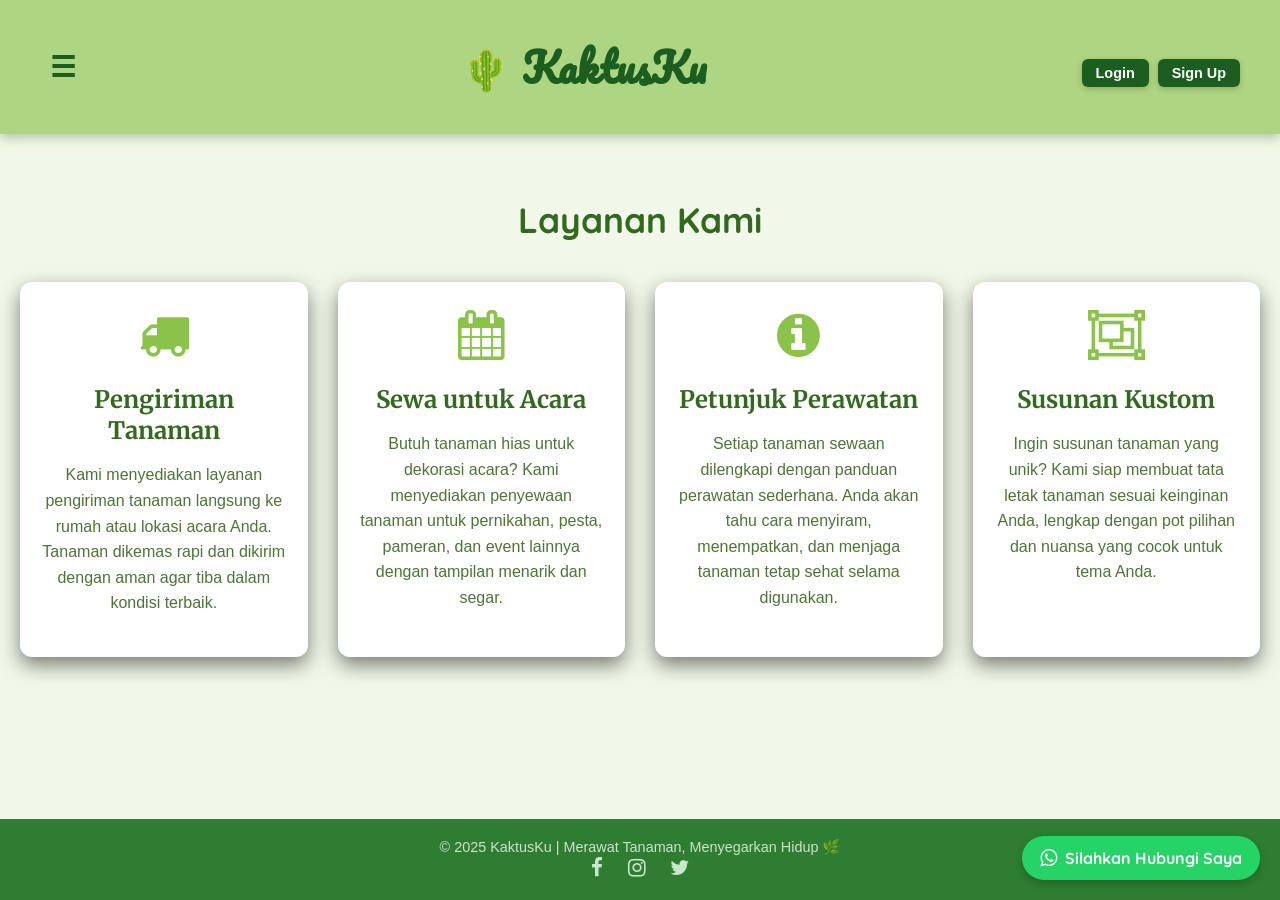
<file: KaktusKu V3.1/KaktusKu V3/KaktusKu V3/service.html>
<!DOCTYPE html>
<html lang="en">
  <head>
    <meta charset="UTF-8" />
    <meta name="viewport" content="width=device-width, initial-scale=1.0" />
    <title>Layanan Kami</title>
    <link rel="stylesheet" href="style.css" />
    <link rel="stylesheet" href="kumpulan_css/side_menu.css" />
    <link rel="stylesheet" href="kumpulan_css/animation.css" />
    <!-- Font Awesome CDN -->
    <link
      rel="stylesheet"
      href="https://cdnjs.cloudflare.com/ajax/libs/font-awesome/4.7.0/css/font-awesome.min.css"
    />

    <style>
      @import url("https://fonts.googleapis.com/css2?family=Merriweather:ital,opsz,wght@0,18..144,300..900;1,18..144,300..900&family=Pacifico&family=Quicksand:wght@300..700&display=swap");

      .logo {
        font-family: "Pacifico";
      }

      .judul-layanan {
        font-family: "Quicksand";
      }

      .KMK {
        font-family: "Merriweather";
      }
    </style>
  </head>

  <body>
    <header>
      <nav class="navbar">
        <div class="menu-icon" onclick="toggleMenu()">☰</div>
        <div class="logo">🌵 KaktusKu</div>
        <div class="auth-links">
          <a href="login.html">Login</a>
          <a href="signup.html">Sign Up</a>
        </div>
      </nav>

      <div id="side-menu" class="side-menu">
        <a href="index.html">Beranda</a>
        <a href="about.html">Tentang Kami</a>
        <a href="products.html">Produk</a>
        <a href="service.html">Service</a>
        <a href="contact.html">Kontak</a>
      </div>
    </header>

    <div class="layanan-container page-enter">
      <h1 class="judul-layanan">Layanan Kami</h1>

      <div class="layanan-grid">
        <section class="layanan-item fade-stagger fade-delay-1_2">
          <div class="icon-wrapper">
            <i class="fa fa-truck"></i>
          </div>
          <h2 class="KMK">Pengiriman Tanaman</h2>
          <p>
            Kami menyediakan layanan pengiriman tanaman langsung ke rumah atau
            lokasi acara Anda. Tanaman dikemas rapi dan dikirim dengan aman agar
            tiba dalam kondisi terbaik.
          </p>
        </section>

        <section class="layanan-item fade-stagger fade-delay-2_2">
          <div class="icon-wrapper">
            <i class="fa fa-calendar"></i>
          </div>
          <h2 class="KMK">Sewa untuk Acara</h2>
          <p>
            Butuh tanaman hias untuk dekorasi acara? Kami menyediakan penyewaan
            tanaman untuk pernikahan, pesta, pameran, dan event lainnya dengan
            tampilan menarik dan segar.
          </p>
        </section>

        <section class="layanan-item fade-stagger fade-delay-3_2">
          <div class="icon-wrapper">
            <i class="fa fa-info-circle"></i>
          </div>
          <h2 class="KMK">Petunjuk Perawatan</h2>
          <p>
            Setiap tanaman sewaan dilengkapi dengan panduan perawatan sederhana.
            Anda akan tahu cara menyiram, menempatkan, dan menjaga tanaman tetap
            sehat selama digunakan.
          </p>
        </section>

        <section class="layanan-item fade-stagger fade-delay-4_2">
          <div class="icon-wrapper">
            <i class="fa fa-object-group"></i>
          </div>
          <h2 class="KMK">Susunan Kustom</h2>
          <p>
            Ingin susunan tanaman yang unik? Kami siap membuat tata letak
            tanaman sesuai keinginan Anda, lengkap dengan pot pilihan dan nuansa
            yang cocok untuk tema Anda.
          </p>
        </section>
      </div>
    </div>
    <footer>
      <p>&copy; 2025 KaktusKu | Merawat Tanaman, Menyegarkan Hidup 🌿</p>
      <div class="social-icons">
        <a href="#"><i class="fa fa-facebook"></i></a>
        <a href="#"><i class="fa fa-instagram"></i></a>
        <a href="#"><i class="fa fa-twitter"></i></a>
      </div>
    </footer>

    <script>
      function toggleMenu() {
        const menu = document.getElementById("side-menu");
        menu.classList.toggle("open");
      }
    </script>

    <script>
      // Toggle menu saat ikon ☰ diklik
      function toggleMenu() {
        const menu = document.getElementById("side-menu");
        menu.classList.toggle("open");
      }

      // Menutup side menu jika klik di luar
      document.addEventListener("click", function (event) {
        const menu = document.getElementById("side-menu");
        const menuIcon = document.querySelector(".menu-icon");

        // Jika menu terbuka dan klik bukan di dalam menu atau ikon menu
        if (
          menu.classList.contains("open") &&
          !menu.contains(event.target) &&
          !menuIcon.contains(event.target)
        ) {
          menu.classList.remove("open");
        }
      });
    </script>

    <style>
      html,
      body {
        height: 100%;
        margin: 0;
        display: flex;
        flex-direction: column;
      }
    </style>

    <!-- Tes icon WA -->
    <a
      href="https://wa.me/6285769659417"
      class="whatsapp-float"
      target="_blank"
      rel="noopener"
    >
      <i class="fa fa-whatsapp"></i> Silahkan Hubungi Saya
    </a>
    <!-- Tes icon wa end -->
  </body>
</html>
</file>
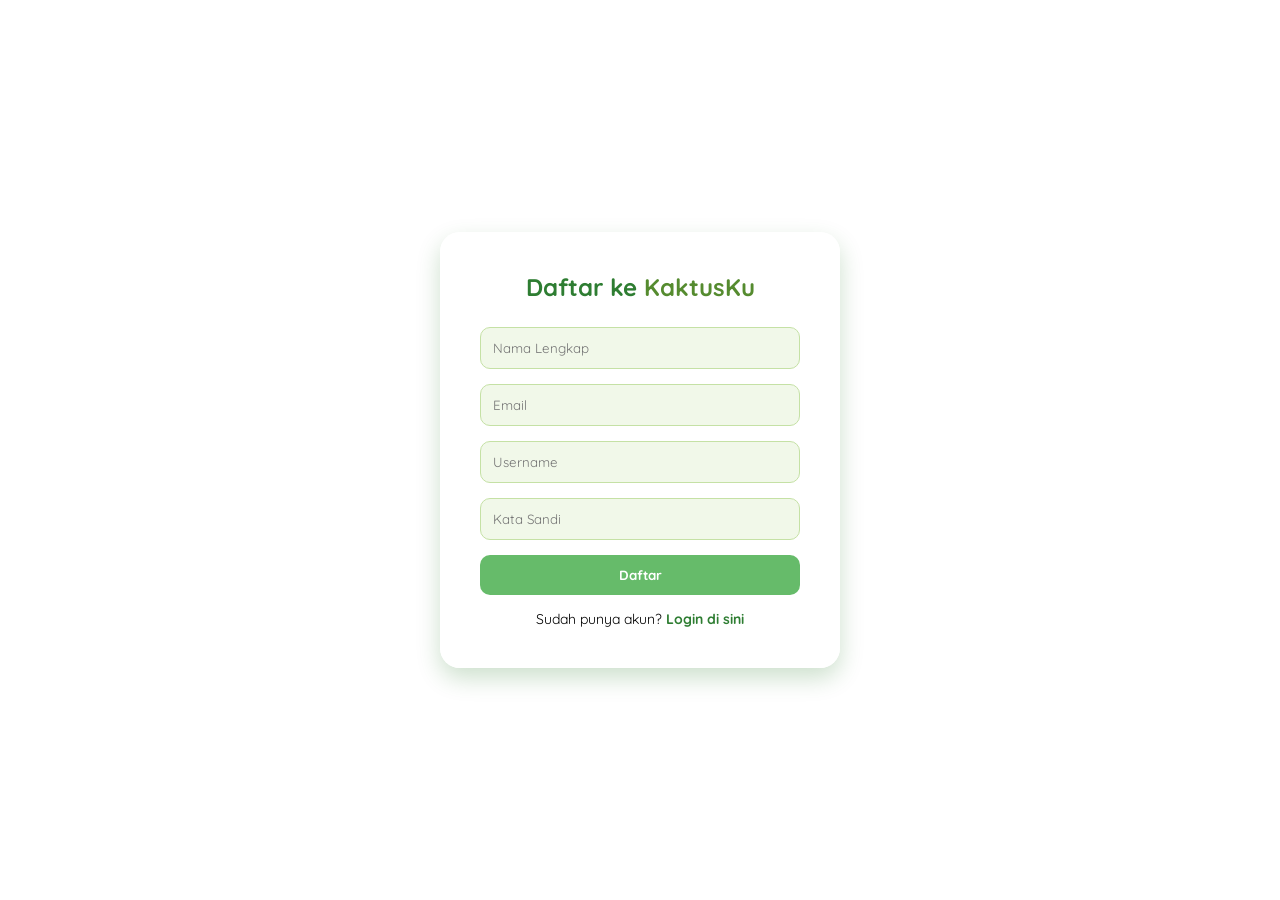
<file: KaktusKu V3.1/KaktusKu V3/KaktusKu V3/signup.html>
<!DOCTYPE html>
<html lang="id">

<head>
  <meta charset="UTF-8" />
  <meta name="viewport" content="width=device-width, initial-scale=1.0" />
  <title>Daftar - KaktusKu</title>
  <link href="https://fonts.googleapis.com/css2?family=Quicksand:wght@400;600&display=swap" rel="stylesheet">
  <link rel="stylesheet" href="kumpulan_css/login_signup.css">
  <style>
    body {
      min-height: 100vh;
      background: url('https://images.unsplash.com/photo-1617114337245-df33c41b55d1?auto=format&fit=crop&w=1950&q=80') no-repeat center center/cover;
      display: flex;
      align-items: center;
      justify-content: center;
      position: relative;
    }
  </style>
</head>

<body>

  <div class="overlay"></div>

  <div class="signup-container">
    <h2>Daftar ke <span style="color:#558b2f;">KaktusKu</span></h2>
    <form action="login.html" method="post">
      <input type="text" name="fullname" placeholder="Nama Lengkap" required />
      <input type="email" name="email" placeholder="Email" required />
      <input type="text" name="username" placeholder="Username" required />
      <input type="password" name="password" placeholder="Kata Sandi" required />
      <button type="submit">Daftar</button>
      <div class="login-link">
        Sudah punya akun? <a href="login.html">Login di sini</a>
      </div>
    </form>
  </div>

</body>

</html>
</file>
<file: KaktusKu V3.1/KaktusKu V3/KaktusKu V3/style.css>
/*INTRO*/
body {
  margin: 0;
  font-family: "Segoe UI", sans-serif;
  margin: 0;
  background: #f7fbe9;
  color: #33691e;
}

.bgkaktusku {
  position: relative;
  background-image: url("gambar/bg awal.jpg");
  /* Ganti dengan gambar kamu */
  background-size: cover;
  background-position: center;
  height: 100vh;
  display: flex;
  align-items: center;
  justify-content: center;
  color: white;
  text-align: center;
  overflow: hidden;
}

.bgkaktusku::after {
  content: "";
  position: absolute;
  top: 0;
  left: 0;
  width: 100%;
  height: 100%;
  background: rgba(0, 0, 0, 0.5);
  /* Overlay gelap agar teks lebih terbaca */
  z-index: 1;
}

.bgkaktusku-content {
  position: relative;
  z-index: 2;
  padding: 20px;
}

.bgkaktusku h1 {
  font-size: 3rem;
  margin-bottom: 10px;
  animation: fadeInUp 1s ease forwards;
}

.bgkaktusku p {
  font-size: 1.2rem;
  margin-top: 10px;
  color: #d1faff;
  animation: fadeInUp 1.5s ease forwards;
}

.bgkaktusku .btn {
  display: inline-block;
  margin-top: 30px;
  padding: 12px 28px;
  font-size: 1rem;
  color: white;
  background: linear-gradient(135deg, #44c3a1, #388e7d);
  border: none;
  border-radius: 30px;
  text-decoration: none;
  cursor: pointer;
  transition: all 0.3s ease;
  animation: fadeInUp 2s ease forwards;
}

.bgkaktusku .btn:hover {
  background: linear-gradient(135deg, #36a98a, #2e7566);
  transform: scale(1.05);
  box-shadow: 0 8px 16px rgba(0, 0, 0, 0.3);
}

@keyframes fadeInUp {
  from {
    opacity: 0;
    transform: translateY(20px);
  }

  to {
    opacity: 1;
    transform: translateY(0);
  }
}

@media (max-width: 768px) {
  .bgkaktusku h1 {
    font-size: 2rem;
  }

  .bgkaktusku p {
    font-size: 1rem;
  }

  .bgkaktusku .btn {
    padding: 10px 24px;
    font-size: 0.9rem;
  }
}

/* Header */
header {
  position: sticky;
  top: 0;
  z-index: 1000;
  background-color: #aed581;
  padding: 20px;
  text-align: center;
  font-size: 2rem;
  font-weight: bold;
  color: #1b5e20;
  box-shadow: 0 4px 10px rgba(27, 94, 32, 0.3);
}

.navbar {
  display: flex;
  align-items: center;
  padding: 12px 20px;
  justify-content: space-between;
}

.logo {
  font-size: 1.6rem;
  font-weight: bold;
  flex-grow: 1;
}

.menu-icon {
  font-size: 1.8rem;
  cursor: pointer;
  padding: 6px 10px;
  border-radius: 8px;
  transition: background 0.3s;
}

.menu-icon:hover {
  background-color: #58ad82;
}

/*SECTION*/

.info-section {
  padding: 60px 20px;
  background-color: #f1f8e9;
  display: flex;
  justify-content: center;
  text-align: center;
}

.info-section.alt {
  background-color: #e0f2f1;
}

.card {
  max-width: 800px;
  background: white;
  border-radius: 12px;
  padding: 30px;
  box-shadow: 0 8px 20px rgba(85, 139, 47, 0.1);
  transition: transform 0.3s ease;
}

.card:hover {
  transform: translateY(-5px);
}

.card h2 {
  font-size: 1.8rem;
  color: #33691e;
  margin-bottom: 16px;
}

.card p {
  font-size: 1.1rem;
  color: #4e5d42;
  line-height: 1.6;
  margin-bottom: 10px;
}

/* Tombol */
.btn {
  background: linear-gradient(135deg, #aed581, #dce775);
  border: none;
  padding: 12px 22px;
  color: #1b5e20;
  font-weight: bold;
  border-radius: 8px;
  cursor: pointer;
  font-size: 1rem;
  margin-top: 20px;
  box-shadow: 0 4px 12px rgba(85, 139, 47, 0.3);
  transition: all 0.3s ease;
  text-decoration: none;
  display: inline-block;
  border: none;
  cursor: pointer;
  transition: background-color 0.3s ease, transform 0.2s ease;
}

.btn:hover {
  background: linear-gradient(135deg, #c5e1a5, #f0f4c3);
  color: #2e7d32;
  transform: scale(1.05);
  transform: scale(1.05);
}

.btn-group {
  display: flex;
  gap: 12px;
}

.btn-beli,
.btn-sewa {
  flex: 1;
  padding: 12px 0;
  border-radius: 8px;
  font-weight: bold;
  font-size: 1rem;
  cursor: pointer;
  border: none;
  transition: background-color 0.3s ease, box-shadow 0.3s ease;
  color: white;
  box-shadow: 0 4px 12px rgba(0, 0, 0, 0.1);
}

.btn-beli {
  background: #7cb342;
}

.btn-beli:hover {
  background: #558b2f;
  box-shadow: 0 6px 20px rgba(85, 139, 47, 0.5);
}

.btn-sewa {
  background: #388e3c;
}

.btn-sewa:hover {
  background: #1b5e20;
  box-shadow: 0 6px 20px rgba(27, 94, 32, 0.6);
}

/* Responsive */
@media (max-width: 480px) {
  .btn-group {
    flex-direction: column;
  }

  .btn-beli,
  .btn-sewa {
    width: 100%;
  }
}

/*FOOTER*/
footer {
  background-color: #2e7d32;
  /* Hijau alami gelap */
  color: #c8e6c9;
  /* Hijau muda lembut */
  padding: 20px 0;
  font-family: "Segoe UI", sans-serif;
  box-shadow: 0 -3px 8px rgba(0, 0, 0, 0.15);
  text-align: center;
  margin-top: auto;
  /* ini penting agar footer turun ke bawah */
}

.footer-container {
  max-width: 1000px;
  margin: 0 auto;
  padding: 0 20px;
  display: flex;
  flex-wrap: wrap;
  justify-content: space-between;
  align-items: center;
  gap: 12px;
  text-align: center;
}

footer p {
  margin: 0;
  font-size: 0.9rem;
}

.social-icons a {
  color: #c8e6c9;
  margin: 0 10px;
  font-size: 1.3rem;
  transition: color 0.3s ease, transform 0.3s ease;
  text-decoration: none;
}

.social-icons a:hover {
  color: #aed581;
  transform: scale(1.2);
}

/* Responsive untuk mobile */
@media (max-width: 600px) {
  .footer-container {
    flex-direction: column;
    gap: 15px;
  }
}

/*PRODUCTS*/

main {
  max-width: 1200px;
  margin: 40px auto;
  padding: 0 20px;
}

h1 {
  text-align: center;
  margin-bottom: 40px;
  font-weight: 700;
  color: #558b2f;
}

.produk-grid {
  display: grid;
  grid-template-columns: repeat(auto-fit, minmax(280px, 1fr));
  gap: 25px;
}

/* .product-card beralih ke animation.css */

.produk-card:hover {
  transform: translateY(-6px);
  box-shadow: 0 10px 24px rgba(85, 139, 47, 0.3);
}

.produk-img {
  width: 100%;
  height: 300px;
  object-fit: cover;
  border-bottom: 4px solid #aed581;
}

.produk-info {
  padding: 20px;
  flex-grow: 1;
  display: flex;
  flex-direction: column;
  justify-content: space-between;
}

.produk-info h3 {
  margin: 0 0 10px;
  color: #33691e;
  font-weight: 700;
  font-size: 1.4rem;
}

.produk-info p {
  margin: 0 0 20px;
  color: #558b2f;
  font-size: 1rem;
  line-height: 1.4;
  flex-grow: 1;
}

.harga {
  font-weight: 700;
  margin-bottom: 15px;
  font-size: 1.1rem;
  color: #689f38;
  text-align: center;
}

/*SERVICE*/
.layanan-container {
  padding: 40px 20px;
  background-color: #f1f8e9;
  /* hijau lembut */
}

.judul-layanan {
  text-align: center;
  font-size: 2.2rem;
  color: #33691e;
  margin-bottom: 40px;
  font-weight: bold;
}

.layanan-grid {
  display: grid;
  grid-template-columns: repeat(auto-fit, minmax(280px, 1fr));
  gap: 30px;
}

.layanan-item {
  background: #ffffff;
  border-radius: 12px;
  padding: 25px 20px;
  box-shadow: 0 8px 20px rgba(0, 0, 0, 0.5);
  text-align: center;
  transition: transform 0.3s ease, box-shadow 0.3s ease;
}

.layanan-item:hover {
  transform: translateY(-6px);
  box-shadow: 0 15px 25px rgba(0, 0, 0, 0.12);
}

.icon-wrapper {
  font-size: 50px;
  color: #8bc34a;
  margin-bottom: 15px;
}

.layanan-item h2 {
  font-size: 1.5rem;
  color: #33691e;
  margin-bottom: 15px;
}

.layanan-item p {
  font-size: 1rem;
  color: #4e7337;
  line-height: 1.6;
}

@media (max-width: 600px) {
  .judul-layanan {
    font-size: 1.8rem;
  }

  .icon-wrapper {
    font-size: 40px;
  }
}

/* Container utama agar isi halaman fleksibel */
body > .layanan-container {
  flex: 1;
}

/*CONTACT*/

.kontak-container {
  flex: 1;
  padding: 40px 20px;
  max-width: 1000px;
  margin: auto;
}

.kontak-grid {
  display: flex;
  flex-wrap: wrap;
  gap: 40px;
}

.kontak-form,
.kontak-info {
  flex: 1;
  background: white;
  border-radius: 12px;
  padding: 30px;
  box-shadow: 0 8px 20px rgba(0, 0, 0, 0.08);
}

.kontak-form h2,
.kontak-info h2 {
  margin-top: 0;
  color: #33691e;
}

.kontak-form input,
.kontak-form textarea {
  width: 100%;
  padding: 12px;
  margin-bottom: 15px;
  border: 1px solid #c5e1a5;
  border-radius: 6px;
  font-size: 1rem;
}

.kontak-info i {
  font-size: 20px;
  margin-right: 10px;
  color: #7cb342;
}

.kontak-info p {
  margin-bottom: 15px;
}

@media (max-width: 768px) {
  .kontak-grid {
    flex-direction: column;
  }

  .logo {
    font-size: 1.2rem;
  }
}

/*ABOUT*/
.about-container {
  flex: 1;
  padding: 50px 20px;
  max-width: 1000px;
  margin: auto;
}

.about-title {
  text-align: center;
  font-size: 2.5rem;
  margin-bottom: 20px;
  color: #2e7d32;
}

.about-subtitle {
  text-align: center;
  font-size: 1.2rem;
  color: #558b2f;
  margin-bottom: 50px;
}

.about-content {
  display: flex;
  flex-wrap: wrap;
  gap: 40px;
  align-items: center;
}

.about-text {
  flex: 1;
  font-size: 1.1rem;
  line-height: 1.8;
}

.about-image {
  flex: 1;
  text-align: center;
}

.about-image img {
  max-width: 100%;
  border-radius: 12px;
  box-shadow: 0 10px 20px rgba(0, 0, 0, 0.1);
  transition: transform 0.3s ease;
}

.about-image img:hover {
  transform: scale(1.03);
}

.keunggulan {
  margin-top: 60px;
}

.keunggulan-item:hover {
  box-shadow: 0 10px 20px rgba(0, 0, 0, 0.5);
  transition: transform 0.3s ease;
  transform: scale(1.03);
}

.keunggulan h2 {
  text-align: center;
  margin-bottom: 30px;
  color: #33691e;
}

.keunggulan-list {
  display: flex;
  flex-wrap: wrap;
  gap: 30px;
  justify-content: center;
}

.keunggulan-item {
  flex: 1 1 250px;
  background-color: #ffffff;
  padding: 25px;
  border-radius: 12px;
  box-shadow: 0 8px 15px rgba(0, 0, 0, 0.08);
  text-align: center;
}

.keunggulan-item i {
  font-size: 40px;
  color: #7cb342;
  margin-bottom: 15px;
}

@media (max-width: 768px) {
  .about-content {
    flex-direction: column;
  }

  .about-title {
    font-size: 2rem;
  }
}

/*FILTUR KERANJANG*/

.cart-icon {
  position: absolute;
  top: 15px;
  right: 25px;
  font-size: 22px;
  color: white;
  cursor: pointer;
}

.cart-count {
  background: red;
  color: white;
  border-radius: 50%;
  padding: 2px 7px;
  font-size: 12px;
  position: absolute;
  top: -10px;
  right: -10px;
}

.keranjang-popup {
  position: fixed;
  top: 70px;
  right: 20px;
  background: white;
  border: 1px solid #ccc;
  width: 300px;
  padding: 15px;
  box-shadow: 0 4px 12px rgba(0, 0, 0, 0.2);
  display: none;
  z-index: 999;
}

.keranjang-popup h3 {
  margin-top: 0;
}

.keranjang-popup ul {
  list-style: none;
  padding: 0;
  margin: 0;
}

.keranjang-popup li {
  margin-bottom: 10px;
  border-bottom: 1px dashed #ccc;
  padding-bottom: 5px;
}

/*tombol login & signup*/

.auth-links a {
  background-color: #1b5e20;
  color: white;
  padding: 6px 14px;
  border-radius: 6px;
  text-decoration: none;
  font-size: 0.9rem;
  transition: all 0.3s ease;
  box-shadow: 0 2px 6px rgba(0, 0, 0, 0.2);
  transform: scale(1);
}

.auth-links a:hover {
  background-color: #66bb6a;
  color: #1b5e20;
  box-shadow: 0 6px 12px rgba(0, 0, 0, 0.3);
  transform: scale(1.1);
}
/* CSS wa */
.whatsapp-float {
  position: fixed;
  bottom: 20px;
  right: 20px;
  background-color: #25d366;
  color: white;
  font-weight: bold;
  padding: 12px 18px;
  border-radius: 30px;
  text-decoration: none;
  box-shadow: 0 4px 8px rgba(0, 0, 0, 0.2);
  z-index: 1000;
  display: flex;
  align-items: center;
  font-family: "Quicksand", sans-serif;
}

.whatsapp-float i {
  margin-right: 8px;
  font-size: 20px;
}

/* CSS wa end */
</file>
<file: KaktusKu V3.1/KaktusKu V3/KaktusKu V3/kumpulan_css/side_menu.css>
@keyframes slideInLeft {
    from {
        opacity: 0;
        transform: translateX(-100%);
    }
    to {
        opacity: 1;
        transform: translateX(0);
    }
}

.side-menu {
    position: fixed;
    top: 0;
    left: -260px;
    width: 240px;
    height: 100%;
    background: linear-gradient(to bottom, #4a936b, #326a4f);
    padding-top: 70px;
    flex-direction: column;
    gap: 20px;
    padding-left: 25px;
    box-shadow: 2px 0 10px rgba(0, 0, 0, 0.2);
    transition: left 0.4s ease;
    z-index: 999;
    font-family: 'Segoe UI', sans-serif;
    padding: 10px;
    opacity: 0;
    pointer-events: none;
}

.side-menu.open {
    left: 0;
    display: flex;
    animation: slideInLeft 0.4s ease forwards;
    opacity: 1;
    pointer-events: auto;
}

.side-menu a {
     color: #e0ffe3;
     text-decoration: none;
     font-size: 1.15rem;
     padding: 8px;
     border-radius: 8px;
     transition: background 0.3s, padding-left 0.3s;
     margin: 5px 0;
     font-weight: bold;
 }

 .side-menu a:hover {
     background-color: #a7ffcf;
     color: #003b2c;
     padding-left: 15px;
 }

 .logo {
     font-size: 2.5rem;
     font-weight: bold;
 }
</file>
<file: KaktusKu V3.1/KaktusKu V3/KaktusKu V3/kumpulan_css/animation.css>
@keyframes fadeSlideUp {
     from {
         opacity: 0;
         transform: translateY(40px);
     }

     to {
         opacity: 1;
         transform: translateY(0);
     }
 }


 /*ABOUT*/
 .page-enter {
     animation: fadeSlideUp 1s ease-out;
     animation-fill-mode: both;
 }

 .fade-stagger {
     opacity: 0;
     animation: fadeSlideUp 0.8s ease forwards;
 }

 .fade-delay-1 {
     animation-delay: 0.3s;
 }

 .fade-delay-2 {
     animation-delay: 0.6s;
 }

 .fade-delay-3 {
     animation-delay: 0.9s;
 }

 .fade-delay-4 {
     animation-delay: 1.2s;
 }

 /*-----------------------------------*/

 /*SERVICE*/
 .fade-delay-1_2 {
     animation-delay: 0.3s;
 }

 .fade-delay-2_2 {
     animation-delay: 0.5s;
 }

 .fade-delay-3_2 {
     animation-delay: 0.7s;
 }

 .fade-delay-4_2 {
     animation-delay: 0.9s;
 }

 /*----------------------------------*/

 /*CONTACT*/
 .fade-delay-1_3 {
     animation-delay: 0.3s;
 }

 .fade-delay-2_3 {
     animation-delay: 0.5s;
 }

 /*----------------------------------*/

 /*PRODUCTS*/
 .produk-card {
     background: white;
     border-radius: 12px;
     box-shadow: 0 6px 18px rgba(85, 139, 47, 0.15);
     overflow: hidden;
     display: flex;
     flex-direction: column;
     /*transition: transform 0.3s ease;*/

     opacity: 0;
     transform: translateY(30px);
     transition: opacity 0.6s ease-out, transform 0.6s ease-out;
 }

 .produk-card.show {
     opacity: 1;
     transform: translateY(0);
     animation: fadeInUp 0.6s ease-out forwards;
 }
</file>
<file: KaktusKu V3.1/KaktusKu V3/KaktusKu V3/kumpulan_css/keranjang.css>
* {
      box-sizing: border-box;
      margin: 0;
      padding: 0;
  }

  body {
      font-family: 'Inter', sans-serif;
      background-color: #f9f9f9;
      color: #333;
  }

  .header {
      background: linear-gradient(to right, #43a047, #2e7d32);
      color: white;
      padding: 18px 40px;
      display: flex;
      justify-content: space-between;
      align-items: center;
      border-radius: 0 0 12px 12px;
      box-shadow: 0 6px 12px rgba(0, 0, 0, 0.1);
      animation: slideDown 0.6s ease-in-out;
  }

  .logo-area {
      display: flex;
      align-items: center;
      font-size: 1.8rem;
      font-weight: 700;
      gap: 10px;
  }

  .logo-icon {
      font-size: 2rem;
  }

  .logo-text {
      font-family: "Pacifico";
  }

  .back-button {
      background-color: #f1f8e9;
      color: #2e7d32;
      padding: 10px 20px;
      border-radius: 8px;
      text-decoration: none;
      font-weight: 600;
      border: 2px solid #a5d6a7;
      transition: all 0.3s ease;
      font-family: 'Inter', sans-serif;
  }

  .back-button i {
      margin-right: 8px;
  }

  .back-button:hover {
      background-color: #c8e6c9;
      color: #1b5e20;
      transform: translateY(-2px);
  }

  @keyframes slideDown {
      from {
          opacity: 0;
          transform: translateY(-20px);
      }

      to {
          opacity: 1;
          transform: translateY(0);
      }
  }


  .cart-container {
      max-width: 1100px;
      margin: 40px auto;
      background: #fff;
      padding: 30px;
      border-radius: 16px;
      box-shadow: 0 6px 24px rgba(0, 0, 0, 0.06);
  }

  .cart-title {
      font-size: 2rem;
      font-weight: 600;
      margin-bottom: 20px;
      color: #2e7d32;
  }

  .cart-item {
      display: flex;
      align-items: center;
      margin-bottom: 24px;
      border-bottom: 1px solid #eee;
      padding-bottom: 16px;
      gap: 20px;
  }

  .cart-item img {
      width: 120px;
      height: 120px;
      border-radius: 12px;
      object-fit: cover;
      border: 2px solid #c8e6c9;
  }

  .cart-info h4 {
      margin-bottom: 6px;
      font-size: 1.2rem;
  }

  .cart-info p {
      margin-bottom: 4px;
      color: #666;
  }

  .total-harga {
      font-size: 1.3rem;
      font-weight: bold;
      color: #1b5e20;
      text-align: right;
      margin-top: 30px;
  }

  .cart-actions {
      display: flex;
      justify-content: flex-end;
      gap: 12px;
      margin-top: 30px;
      flex-wrap: wrap;
  }

  .cart-actions button {
      background-color: #4caf50;
      color: white;
      border: none;
      padding: 12px 22px;
      border-radius: 8px;
      font-size: 1rem;
      font-weight: 600;
      cursor: pointer;
      transition: background-color 0.3s, transform 0.2s;
  }

  .cart-actions button:hover {
      background-color: #388e3c;
      transform: translateY(-2px);
  }

  .empty {
      text-align: center;
      padding: 60px 20px;
      font-size: 1.1rem;
      color: #999;
  }

  .cart-item img:hover {
      transform: scale(1.05);
      transition: transform 0.3s ease;
  }

  /* ANIMASI LOGO */
  @keyframes fadeInLeft {
      0% {
          opacity: 0;
          transform: translateX(-30px);
      }

      100% {
          opacity: 1;
          transform: translateX(0);
      }
  }

  .logo-icon,
  .logo-text {
      animation: fadeInLeft 0.8s ease-out;
  }
</file>
<file: KaktusKu V3.1/KaktusKu V3/KaktusKu V3/kumpulan_css/pembayaran.css>
:root {
    --primary: #4CAF50;
    --primary-dark: #388E3C;
    --background: #f9fdfb;
    --text-dark: #1b5e20;
    --accent: #e8f5e9;
}

body {
    margin: 0;
    padding: 0;
    font-family: 'Quicksand', sans-serif;
    background-color: var(--background);
    color: #333;
}

header {
    background: linear-gradient(to right, var(--primary-dark), var(--primary));
    color: white;
    padding: 20px 40px;
    display: flex;
    justify-content: space-between;
    align-items: center;
    font-family: 'Pacifico', cursive;
    font-size: 1.7rem;
    box-shadow: 0 4px 12px rgba(0, 0, 0, 0.15);
}

header a {
    color: white;
    font-family: 'Inter', sans-serif;
    font-size: 1rem;
    text-decoration: none;
    font-weight: 500;
    display: flex;
    align-items: center;
    gap: 6px;
}

.header-logo {
    font-family: 'Pacifico', cursive;
    font-size: 1.8rem;
}

.btn-kembali-navbar {
    background-color: #f1f8e9;
    color: #2e7d32;
    padding: 10px 20px;
    border-radius: 8px;
    text-decoration: none;
    font-weight: 600;
    border: 2px solid #a5d6a7;
    transition: all 0.3s ease;
    font-family: 'Inter', sans-serif;
}

.btn-kembali-navbar i {
    margin-right: 8px;
}

.btn-kembali-navbar:hover {
    background-color: #c8e6c9;
    color: #1b5e20;
    transform: translateY(-2px);
}


.container {
    max-width: 1100px;
    margin: 40px auto;
    background: white;
    border-radius: 18px;
    box-shadow: 0 6px 24px rgba(0, 0, 0, 0.06);
    padding: 40px;
    display: grid;
    grid-template-columns: repeat(auto-fit, minmax(320px, 1fr));
    gap: 40px;
}

h2 {
    font-family: 'Inter', sans-serif;
    font-weight: 600;
    color: var(--text-dark);
    margin-bottom: 20px;
}

.form-group {
    margin-bottom: 20px;
}

.form-group label {
    display: block;
    font-weight: 600;
    margin-bottom: 8px;
}

.form-group input,
.form-group select {
    width: 100%;
    padding: 12px 14px;
    border-radius: 10px;
    border: 1px solid #ccc;
    font-size: 1rem;
    transition: border-color 0.3s ease;
    background-color: #fff;
}

.form-group input:focus,
.form-group select:focus {
    border-color: var(--primary);
    outline: none;
}

.summary-box {
    background-color: var(--accent);
    padding: 24px;
    border-radius: 14px;
    border-left: 5px solid var(--primary-dark);
}

.summary-box p {
    margin: 10px 0;
    font-size: 1rem;
}

.summary-box .total {
    font-size: 1.3rem;
    font-weight: 700;
    color: var(--text-dark);
    margin-top: 20px;
}

.btn {
    width: 100%;
    background-color: var(--primary);
    color: white;
    border: none;
    padding: 14px;
    border-radius: 10px;
    font-size: 1rem;
    font-weight: 600;
    margin-top: 25px;
    cursor: pointer;
    transition: background 0.3s ease, transform 0.2s;
}

.btn:hover {
    background-color: var(--primary-dark);
    transform: translateY(-2px);
}

.back-link {
    text-align: center;
    margin-top: 40px;
    font-size: 1rem;
}

.back-link a {
    color: var(--primary-dark);
    text-decoration: none;
    font-weight: 600;
    transition: color 0.2s;
}

.back-link a:hover {
    color: #2e7d32;
}

@media (max-width: 600px) {
    header {
        flex-direction: column;
        gap: 10px;
        font-size: 1.5rem;
    }

    .container {
        padding: 20px;
    }
}
/* ANIMASI MUNCUL HEADER */
@keyframes slideDown {
    0% {
        opacity: 0;
        transform: translateY(-30px);
    }
    100% {
        opacity: 1;
        transform: translateY(0);
    }
}

/* ANIMASI LOGO */
@keyframes fadeInLeft {
    0% {
        opacity: 0;
        transform: translateX(-30px);
    }
    100% {
        opacity: 1;
        transform: translateX(0);
    }
}

/* Terapkan animasi ke header dan logo */
header {
    animation: slideDown 0.6s ease-out;
}

.header-logo {
    animation: fadeInLeft 0.8s ease-out;
}
</file>
<file: KaktusKu V3.1/KaktusKu V3/KaktusKu V3/kumpulan_css/login_signup.css>
* {
     margin: 0;
     padding: 0;
     box-sizing: border-box;
     font-family: 'Quicksand', sans-serif;
 }

 .overlay {
     position: absolute;
     top: 0;
     left: 0;
     width: 100%;
     height: 100%;
     background-color: rgba(255, 255, 255, 0.75);
     /* agar teks tetap jelas */
     z-index: 1;
 }

 /*LOGIN*/
 .login-container {
     position: relative;
     z-index: 2;
     background: rgba(255, 255, 255, 0.95);
     padding: 40px;
     border-radius: 20px;
     box-shadow: 0 10px 25px rgba(0, 100, 0, 0.2);
     width: 90%;
     max-width: 400px;
 }

 .login-container h2 {
     text-align: center;
     margin-bottom: 25px;
     color: #2e7d32;
 }

 .login-container input {
     width: 100%;
     padding: 12px;
     margin-bottom: 15px;
     border: 1px solid #c5e1a5;
     border-radius: 10px;
     background-color: #f1f8e9;
 }

 .login-container input:focus {
     border-color: #81c784;
     outline: none;
 }

 .login-container button {
     width: 100%;
     padding: 12px;
     border: none;
     border-radius: 10px;
     background-color: #66bb6a;
     color: white;
     font-weight: bold;
     cursor: pointer;
     transition: background 0.3s, transform 0.2s;
 }

 .login-container button:hover {
     background-color: #388e3c;
     transform: scale(1.03);
 }

 .login-container .signup-link {
     margin-top: 15px;
     text-align: center;
     font-size: 14px;
 }

 .login-container .signup-link a {
     color: #2e7d32;
     text-decoration: none;
     font-weight: bold;
 }

 .login-container .signup-link a:hover {
     text-decoration: underline;
 }

 @media (max-width: 480px) {
     .login-container {
         padding: 30px 20px;
         border-radius: 15px;
     }

     .login-container h2 {
         font-size: 20px;
     }

     .login-container input,
     .login-container button {
         font-size: 16px;
     }
 }

 /*SIGNUP*/
    .signup-container {
      position: relative;
      z-index: 2;
      background: rgba(255, 255, 255, 0.95);
      padding: 40px;
      border-radius: 20px;
      box-shadow: 0 10px 25px rgba(0, 100, 0, 0.2);
      width: 90%;
      max-width: 400px;
    }

    .signup-container h2 {
      text-align: center;
      margin-bottom: 25px;
      color: #2e7d32;
    }

    .signup-container input {
      width: 100%;
      padding: 12px;
      margin-bottom: 15px;
      border: 1px solid #c5e1a5;
      border-radius: 10px;
      background-color: #f1f8e9;
    }

    .signup-container input:focus {
      border-color: #81c784;
      outline: none;
    }

    .signup-container button {
      width: 100%;
      padding: 12px;
      border: none;
      border-radius: 10px;
      background-color: #66bb6a;
      color: white;
      font-weight: bold;
      cursor: pointer;
      transition: background 0.3s, transform 0.2s;
    }

    .signup-container button:hover {
      background-color: #388e3c;
      transform: scale(1.03);
    }

    .signup-container .login-link {
      margin-top: 15px;
      text-align: center;
      font-size: 14px;
    }

    .signup-container .login-link a {
      color: #2e7d32;
      text-decoration: none;
      font-weight: bold;
    }

    .signup-container .login-link a:hover {
      text-decoration: underline;
    }

    @media (max-width: 500px) {
      .signup-container {
        padding: 30px 20px;
      }

      .signup-container h2 {
        font-size: 22px;
      }
    }
</file>
